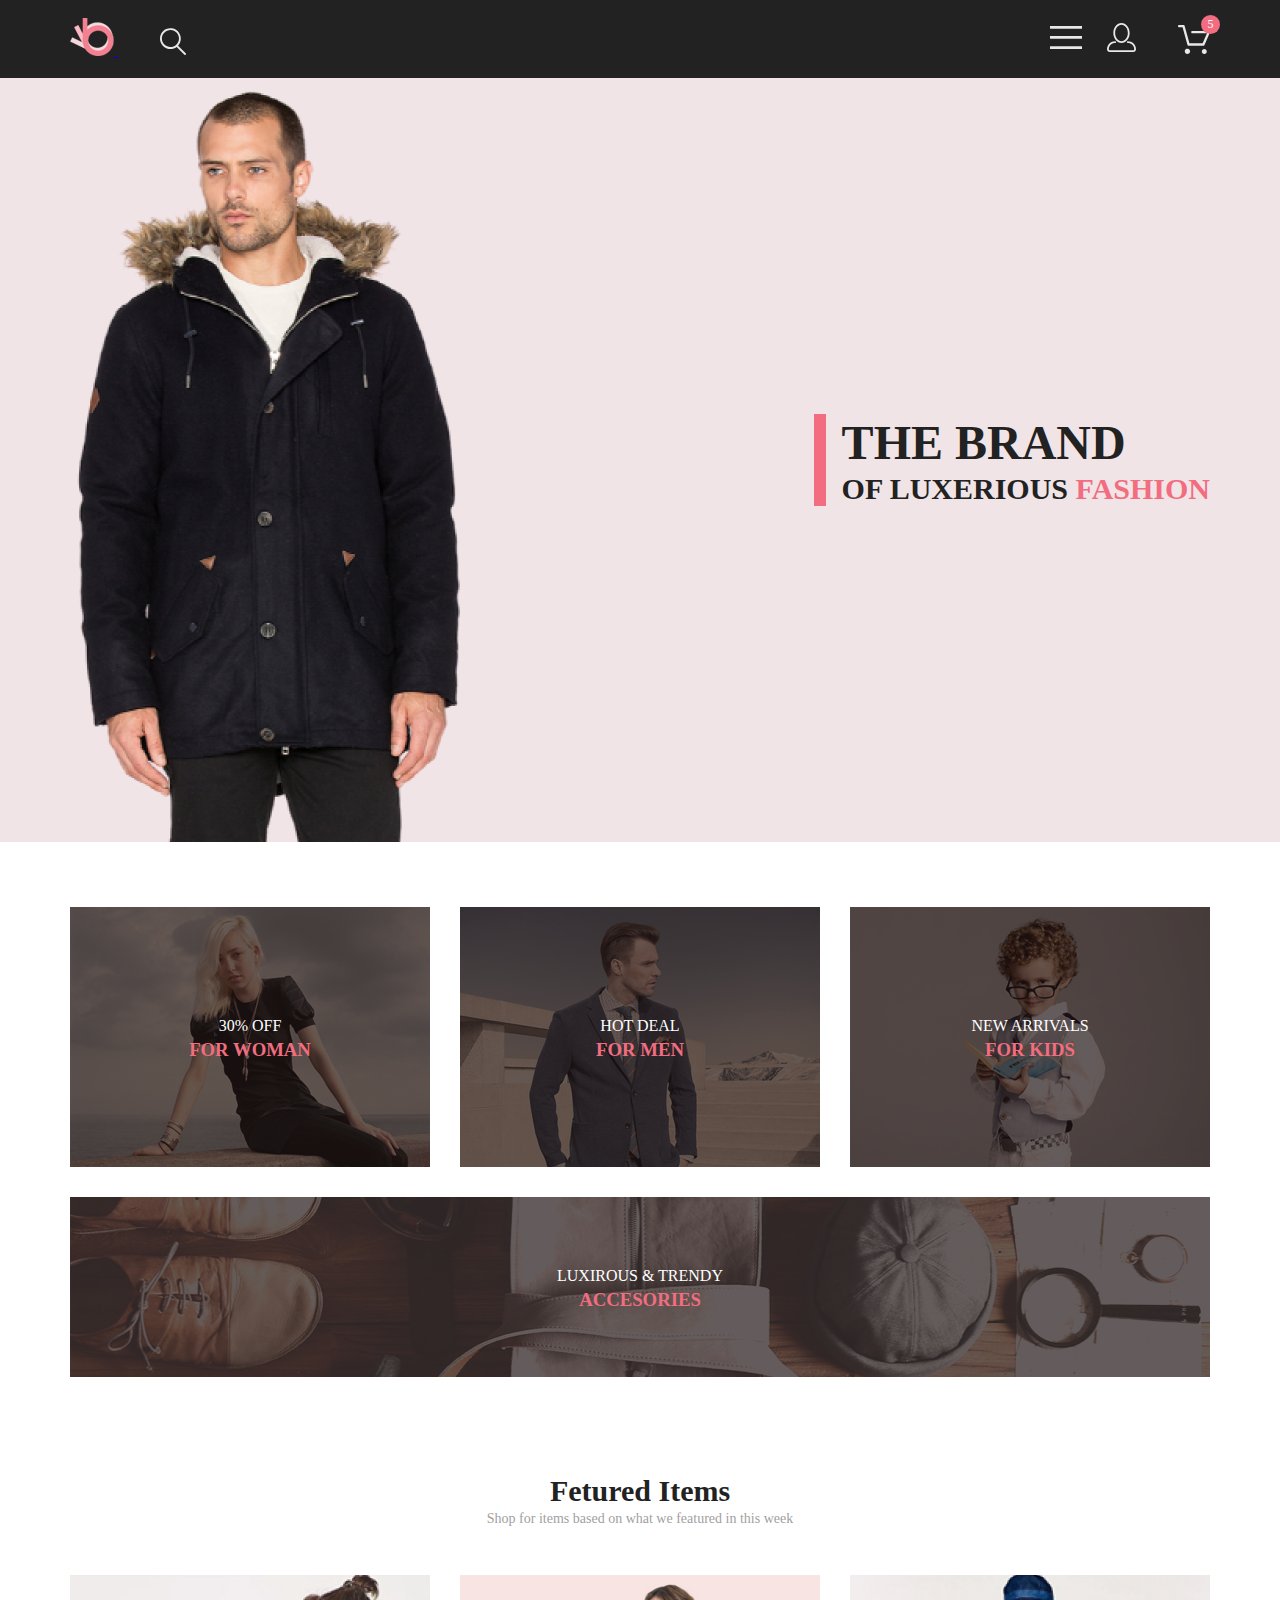
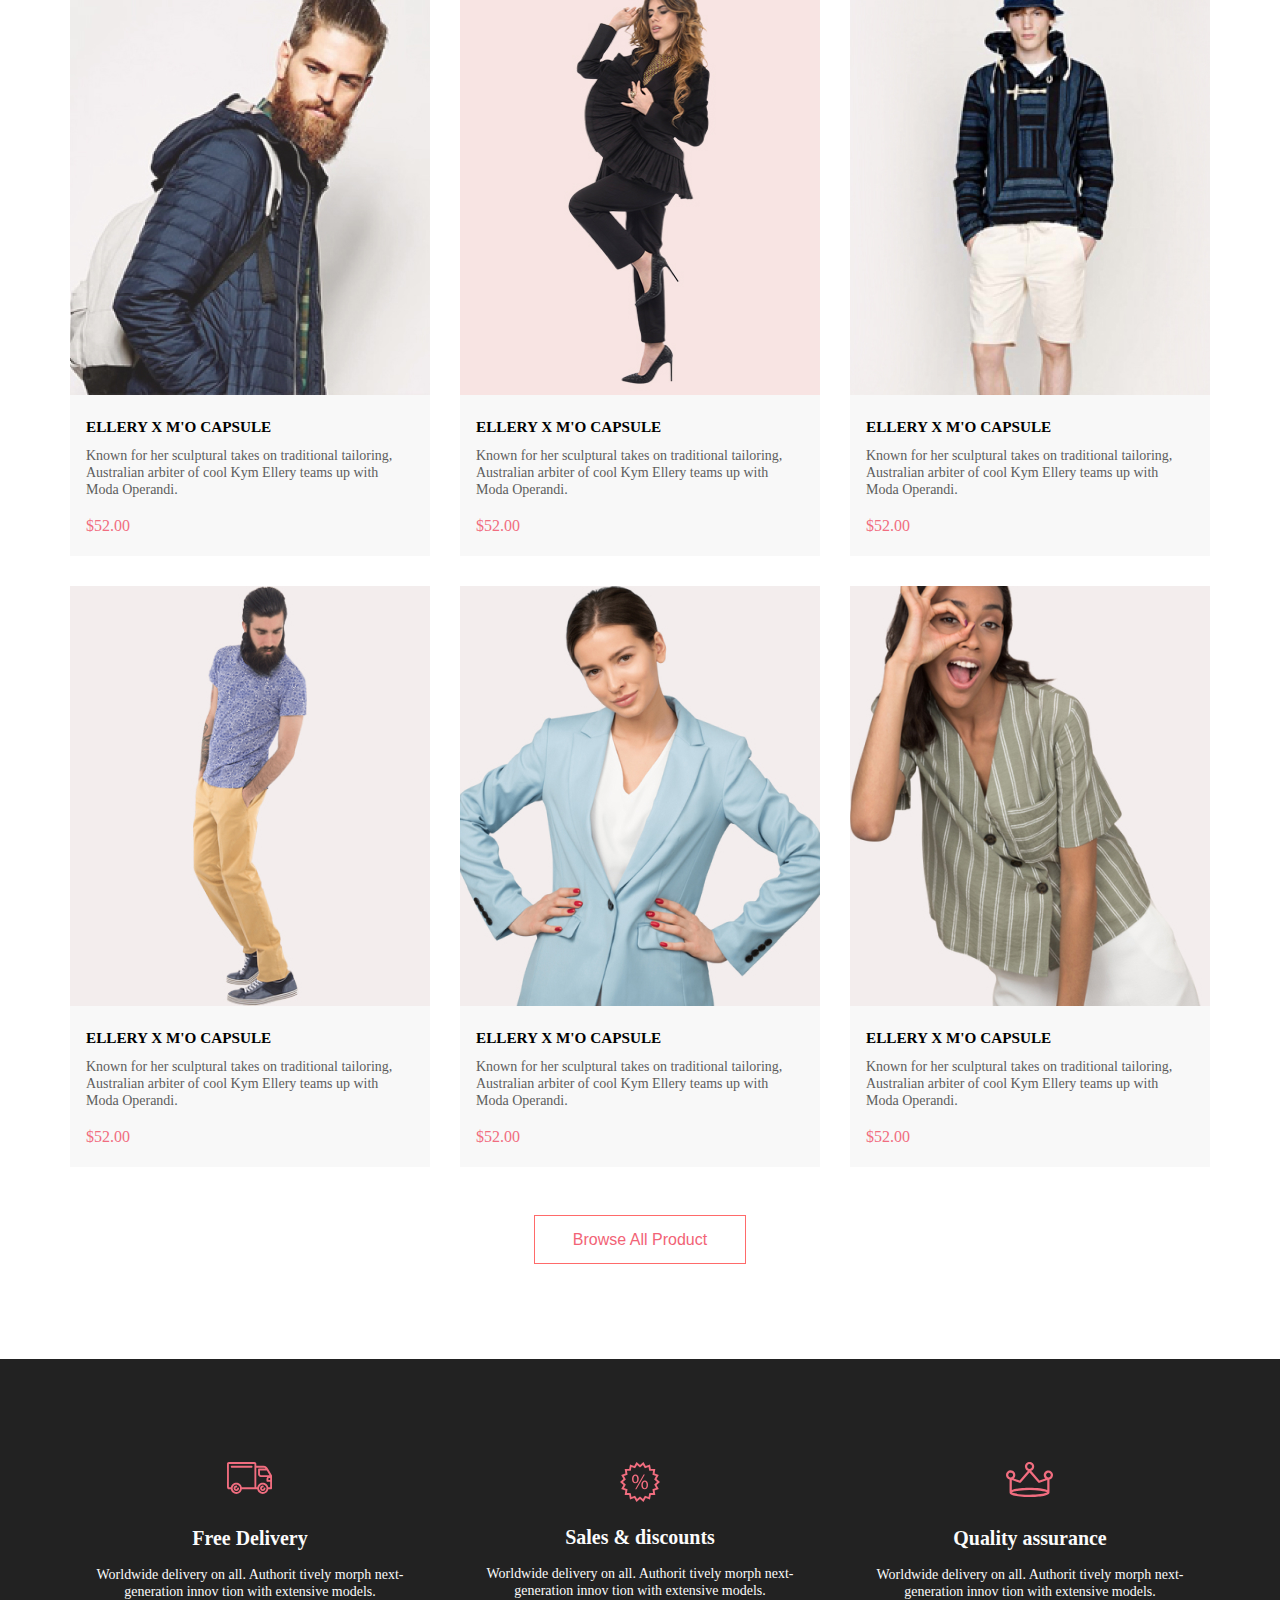
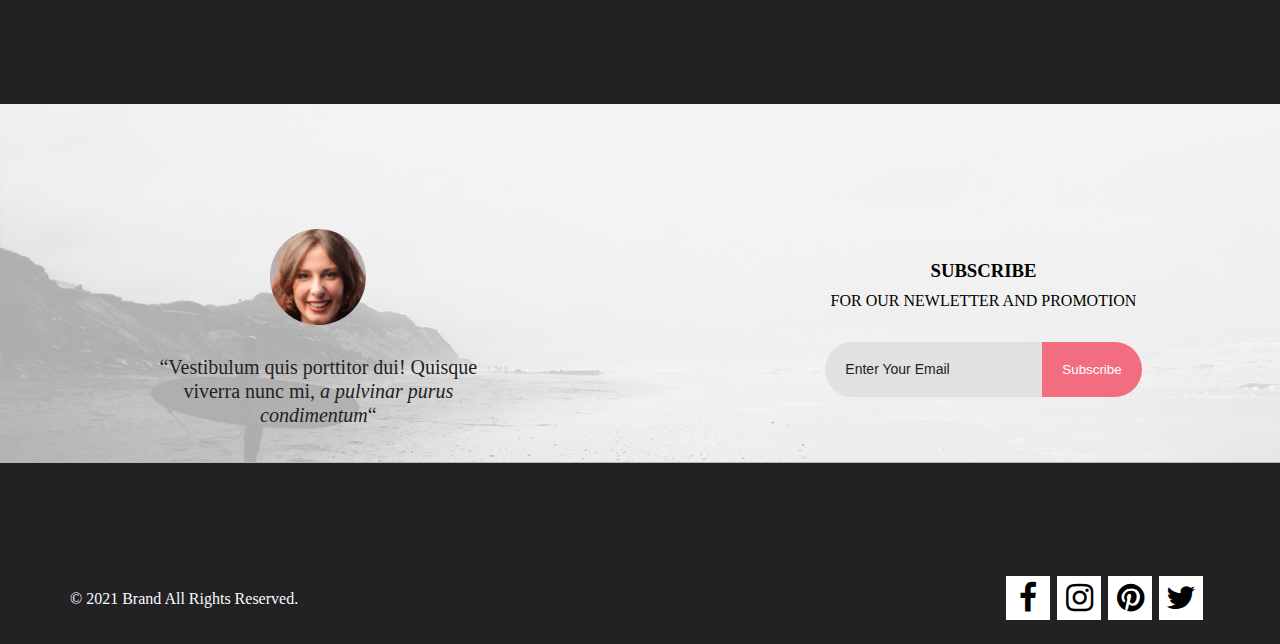
<file: index.html>
<!DOCTYPE html>
<html lang="en">

<head>
    <meta charset="UTF-8">
    <meta http-equiv="X-UA-Compatible" content="IE=edge">
    <meta name="viewport" content="width=device-width, initial-scale=1.0">
    <title>SHOP</title>
    <link rel="stylesheet" href="style.css">
    <link href="https://cdnjs.cloudflare.com/ajax/libs/font-awesome/4.7.0/css/font-awesome.css" rel="stylesheet">
</head>

<body>

    <header class="header">
        <div class="container header__wrap">
            <nav class="header__left">
                <a href="index.html" class="header__logo">
                    <img src="img/logo.svg" alt="">
                </a>
                <img src="img/search.svg" alt="search">
            </nav>
            <nav class="header__right">
                <nav><img class="header__item" src="img/menu.svg" alt="menu"></nav>

                <a href="registration.html">
                    <img class="header__item" src="img/profile.svg" alt="profile">
                </a>
                <div class="shop">
                    <a href="cart.html">
                        <img class="header__shop" src="img/shop.svg" alt="shop">
                        <span class="count">5</span>
                    </a>
                </div>
            </nav>
        </div>
    </header>

    <main>
        <section class="intro">
            <div class="container intro__wrap">
                <div class="intro__text">
                    <h1> THE BRAND
                    </h1>
                    <h2>OF LUXERIOUS <span class="decor">FASHION</span></h2>

                </div>
            </div>
        </section>

        <section class="category">
            <div class="container category__wrap">
                <article class="category__item woman__item">
                    <div class="category__text">
                        <span class="category__text__top">30% OFF</span>
                        <h3 class="decor">FOR WOMAN</h3>
                    </div>
                </article>

                <article class="category__item men__item ">
                    <div class="category__text">
                        <span>HOT DEAL</span>
                        <h3>FOR MEN</h3>
                    </div>
                </article>

                <article class="category__item kids__item">
                    <div class="category__text">
                        <span>NEW ARRIVALS</span>
                        <h3 class="decor">FOR KIDS</h3>
                    </div>
                </article>

                <article class="category__item acs__item">
                    <div class="category__text">
                        <span>LUXIROUS & TRENDY</span>
                        <h3 class="decor">ACCESORIES</h3>
                    </div>
                </article>
            </div>

        </section>



        <section class="cards">
            <header class="cards__header">
                <h2>Fetured Items</h2>
                <span>Shop for items based on what we featured in this week</span>
            </header>

            <div class="container cards__wrap">

                <figure class="cards__box">
                    <img src="./img/cards_1.jpg" alt="cards" class="cards__img">
                    <div class="cards__box__shadow">
                        <a href="cart.html">
                            <button class="btn">
                                <img src="./img/shop.svg" alt="icon" class="btn__icon"> Add to Cart </button>
                        </a>
                    </div>
                    <figcaption class="cards__text">
                        <a href="product.html" class="cards__name">
                            <h3> ELLERY X M'O CAPSULE</h3>
                        </a>
                        <p class="cards__content">
                            Known for her sculptural takes on traditional tailoring, Australian arbiter of cool Kym
                            Ellery teams up with Moda Operandi.
                        </p>
                        <span class="cards__price">
                            $52.00
                        </span>
                    </figcaption>
                </figure>

                <figure class="cards__box">
                    <img src="./img/cards_2.jpg" alt="cards" class="cards__img">
                    <div class="cards__box__shadow">
                        <a href="cart.html">
                            <button class="btn">
                                <img src="./img/shop.svg" alt="icon" class="btn__icon"> Add to Cart </button>
                        </a>
                    </div>
                    <figcaption class="cards__text">
                        <a href="product.html" class="cards__name">
                            <h3> ELLERY X M'O CAPSULE</h3>
                        </a>
                        <p class="cards__content">
                            Known for her sculptural takes on traditional tailoring, Australian arbiter of cool Kym
                            Ellery teams up with Moda Operandi.
                        </p>
                        <span class="cards__price">
                            $52.00
                        </span>
                    </figcaption>
                </figure>

                <figure class="cards__box">
                    <img src="./img/cards_3.jpg" alt="cards" class="cards__img">
                    <div class="cards__box__shadow">
                        <a href="cart.html">
                            <button class="btn">
                                <img src="./img/shop.svg" alt="icon" class="btn__icon"> Add to Cart </button>
                        </a>
                    </div>
                    <figcaption class="cards__text">
                        <a href="product.html" class="cards__name">
                            <h3> ELLERY X M'O CAPSULE</h3>
                        </a>
                        <p class="cards__content">
                            Known for her sculptural takes on traditional tailoring, Australian arbiter of cool Kym
                            Ellery teams up with Moda Operandi.
                        </p>
                        <span class="cards__price">
                            $52.00
                        </span>
                    </figcaption>
                </figure>

                <figure class="cards__box">
                    <img src="./img/cards_4.jpg" alt="cards" class="cards__img">
                    <div class="cards__box__shadow">
                        <a href="cart.html">
                            <button class="btn">
                                <img src="./img/shop.svg" alt="icon" class="btn__icon"> Add to Cart </button>
                        </a>
                    </div>
                    <figcaption class="cards__text">
                        <a href="product.html" class="cards__name">
                            <h3> ELLERY X M'O CAPSULE</h3>
                        </a>
                        <p class="cards__content">
                            Known for her sculptural takes on traditional tailoring, Australian arbiter of cool Kym
                            Ellery teams up with Moda Operandi.
                        </p>
                        <span class="cards__price">
                            $52.00
                        </span>
                    </figcaption>
                </figure>

                <figure class="cards__box">
                    <img src="./img/cards_5.jpg" alt="cards" class="cards__img">
                    <div class="cards__box__shadow">
                        <a href="cart.html">
                            <button class="btn">
                                <img src="./img/shop.svg" alt="icon" class="btn__icon"> Add to Cart </button>
                        </a>
                    </div>
                    <figcaption class="cards__text">
                        <a href="product.html" class="cards__name">
                            <h3> ELLERY X M'O CAPSULE</h3>
                        </a>
                        <p class="cards__content">
                            Known for her sculptural takes on traditional tailoring, Australian arbiter of cool Kym
                            Ellery teams up with Moda Operandi.
                        </p>
                        <span class="cards__price">
                            $52.00
                        </span>
                    </figcaption>
                </figure>

                <figure class="cards__box">
                    <img src="./img/cards_6.jpg" alt="cards" class="cards__img">
                    <div class="cards__box__shadow">
                        <a href="cart.html">
                            <button class="btn">
                                <img src="./img/shop.svg" alt="icon" class="btn__icon"> Add to Cart </button>
                        </a>
                    </div>
                    <figcaption class="cards__text">
                        <a href="product.html" class="cards__name">
                            <h3> ELLERY X M'O CAPSULE</h3>
                        </a>
                        <p class="cards__content">
                            Known for her sculptural takes on traditional tailoring, Australian arbiter of cool Kym
                            Ellery teams up with Moda Operandi.
                        </p>
                        <span class="cards__price">
                            $52.00
                        </span>
                    </figcaption>
                </figure>
            </div>

            <a class="catalog" href="catalog.html">
                <button class="cards__button">
                    Browse All Product
                </button></a>
        </section>

        <section class="privelege">
            <div class="container privelege__wrap">
                <section class="privelege__main">
                    <section class="privelege__box">
                        <img src="./img/icon__deliv.svg" alt="icon">
                        <h3>Free Delivery</h3>
                        <p>Worldwide delivery on all. Authorit tively morph next-generation
                            innov
                            tion
                            with extensive models.</p>
                    </section>

                    <section class="privelege__box">
                        <img src="./img/icon__sale.svg" alt="icon">
                        <h3 class="sale">Sales & discounts</h3>
                        <p>Worldwide delivery on all. Authorit tively morph next-generation
                            innov
                            tion
                            with extensive models.</p>
                    </section>

                    <section class="privelege__box">
                        <img src="./img/icon__qual.svg" alt="icon">
                        <h3 class="qual">Quality assurance</h3>
                        <p>Worldwide delivery on all. Authorit tively morph next-generation
                            innov
                            tion
                            with extensive models.</p>
                    </section>
                </section>
            </div>
        </section>

    </main>

    <footer class="footer">
        <section class="footer__subscribe">

            <div class="footer__subscribe__container">

                <article class="feedback">
                    <img src="./img/lady__footer.png" alt="avatar" class="avatar">
                    <blockquote>
                        “Vestibulum quis porttitor dui! Quisque viverra nunc mi, <i>a
                            pulvinar purus condimentum</i>“
                    </blockquote>
                </article>

                <article class="subsribe__form">
                    <h3>SUBSCRIBE</h3>
                    <p>FOR OUR NEWLETTER AND PROMOTION</p>
                    </h3>
                    <form action="#">

                        <input class="subscribe-field" type="email" placeholder="Enter Your Email" required>
                        <input class="subscribe-btn" type="submit" value="Subscribe">
                    </form>
                </article>
            </div>

        </section>



        <section class="container footer__contacts">
            <div class="brand">
                <p> © 2021 Brand All Rights Reserved.</p>
            </div>
            <div class="network">
                <span>
                    <a href="https://www.facebook.com/" target="_blank"><i class="fa fa-facebook fa-2x"></i></a>
                </span>
                <span>
                    <a href="https://www.instagram.com/" target="_blank"><i class="fa fa-instagram fa-2x"></i></a>
                </span>
                <span>
                    <a href="https://www.pinterest.ru/" target="_blank"><i class="fa fa-pinterest fa-2x"></i></a>
                </span>
                <span>
                    <a href="https://twitter.com/" target="_blank"><i class="fa fa-twitter fa-2x"></i></a>
                </span>
            </div>
        </section>

    </footer>

</body>

</html>
</file>
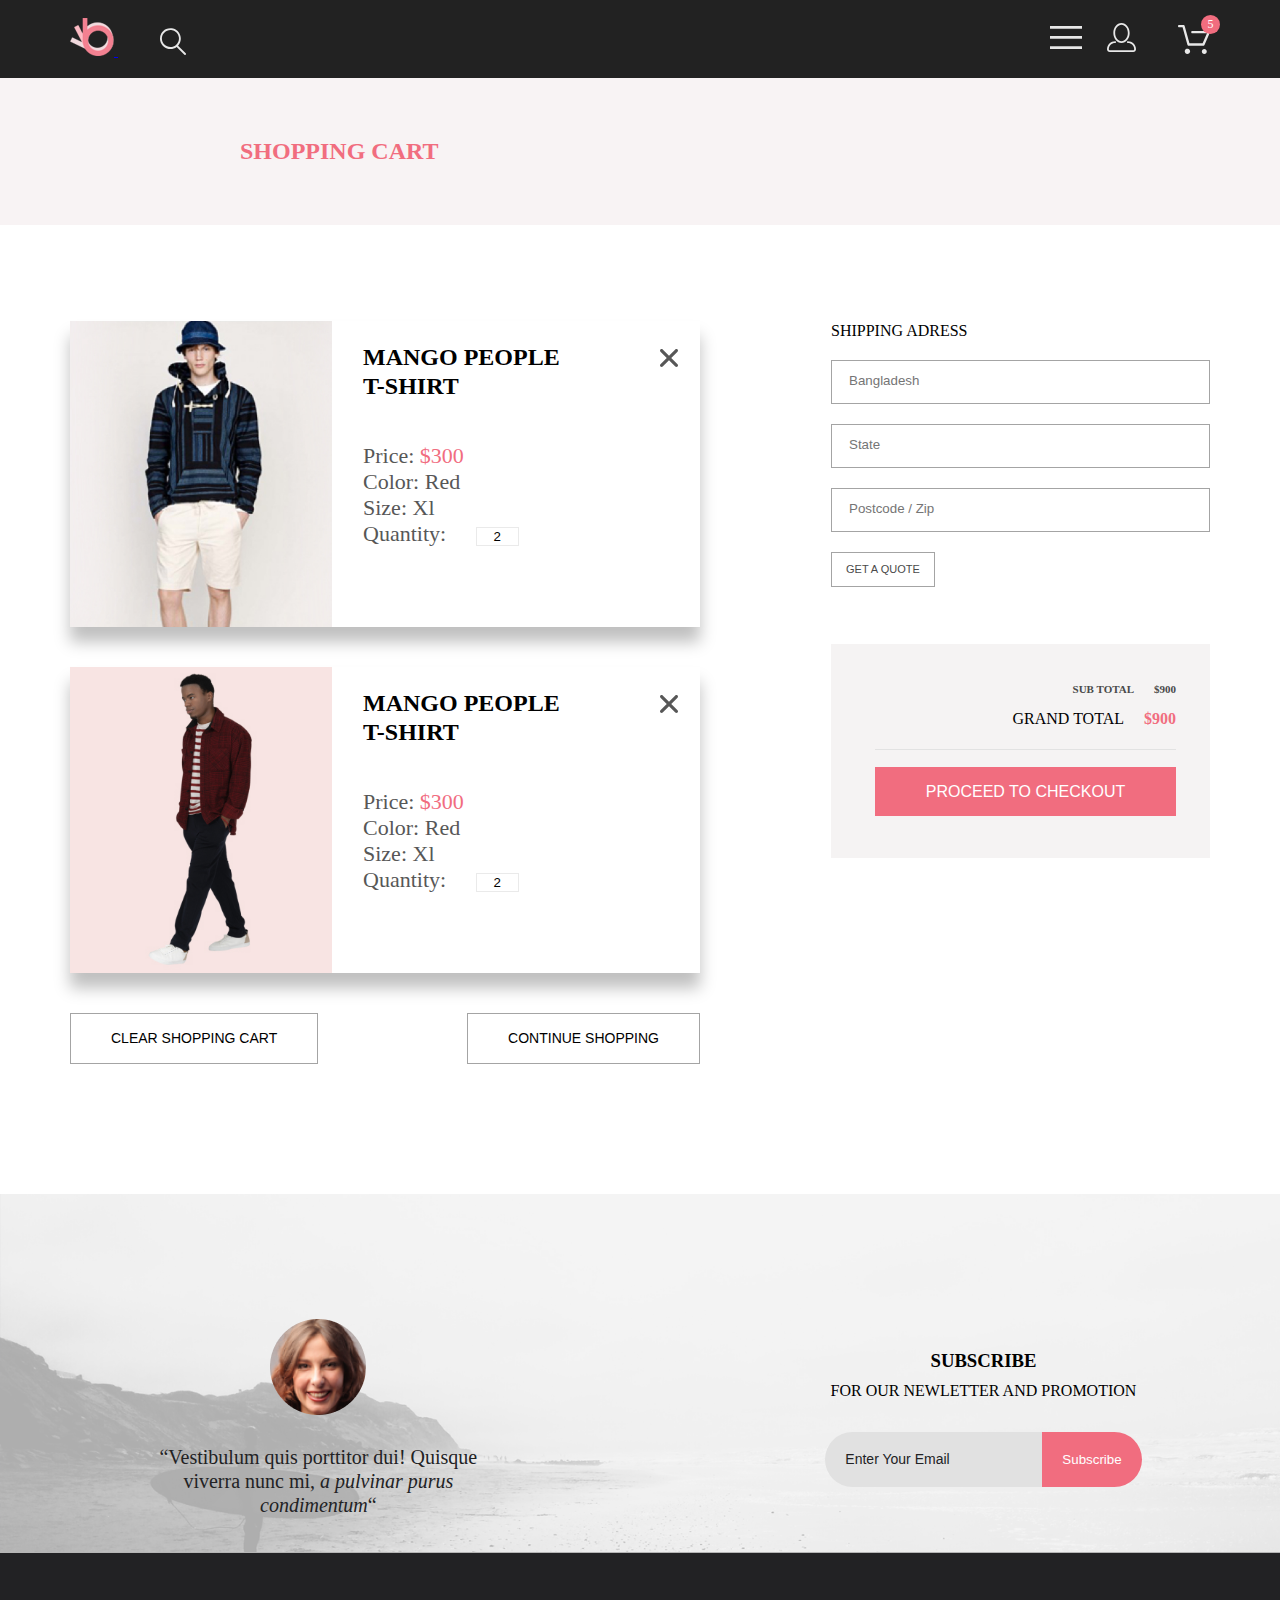
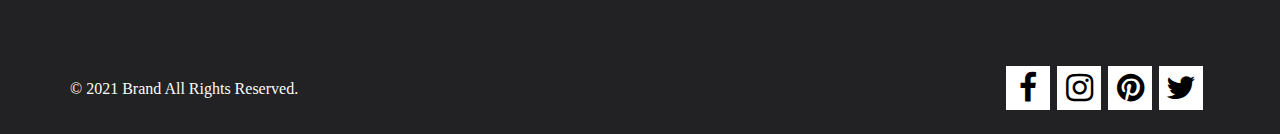
<file: cart.html>
<!DOCTYPE html>
<html lang="en">

<head>
    <meta charset="UTF-8">
    <meta http-equiv="X-UA-Compatible" content="IE=edge">
    <meta name="viewport" content="width=device-width, initial-scale=1.0">
    <link rel="stylesheet" href="style.css">
    <link href="https://cdnjs.cloudflare.com/ajax/libs/font-awesome/4.7.0/css/font-awesome.css" rel="stylesheet">
    <title>Cart</title>
</head>

<body>

    <header class="header">
        <div class="container header__wrap">
            <div class="header__left">
                <a href="index.html" class="header__logo">
                    <img src="img/logo.svg" alt="">
                </a>
                <img src="img/search.svg" alt="search">
            </div>
            <div class="header__right">
                <nav><img class="header__item" src="img/menu.svg" alt="menu"></nav>
                <a href="#">
                    <img class="header__item" src="img/profile.svg" alt="profile">
                </a>
                <div class="shop">
                    <a href="#">
                        <img class="header__shop" src="img/shop.svg" alt="shop">
                        <span class="count">5</span>
                    </a>
                </div>
            </div>
        </div>
    </header>

    <main>
        <header class="header__menu">
            <div class="container header__wrap">
                <div>
                    <h2>SHOPPING CART</h2>
                </div>

            </div>
        </header>

        <div class="container cart">
            <section class="cart__box">
                <div class="product">
                    <img src="./img/man_catalog_3.jpg" alt="cards" class="cards__img">
                    <div class="characteristic">
                        <h3>MANGO PEOPLE T-SHIRT</h3>
                        <ul>
                            <li>Price: <span>$300</span> </li>
                            <li>Color: Red </li>
                            <li>Size: Xl </li>
                            <li>Quantity: <button>2</button></li>
                        </ul>
                    </div>
                </div>

                <div class="product">
                    <img src="./img/man_catalog_2.jpg" alt="cards" class="cards__img">
                    <div class="characteristic">
                        <h3>MANGO PEOPLE T-SHIRT</h3>
                        <ul>
                            <li>Price: <span>$300</span> </li>
                            <li>Color: Red </li>
                            <li>Size: Xl </li>
                            <li>Quantity: <button>2</button></li>
                        </ul>
                    </div>
                </div>

                <div class="btn">
                    <button>CLEAR SHOPPING CART</button>
                    <button>CONTINUE SHOPPING</button>
                </div>

            </section>

            <section class="cart__order">
                <div class="adress">
                    <legend>SHIPPING ADRESS</legend>
                    <input type="text" minlength="2" placeholder="Bangladesh"><br>
                    <input type="text" minlength="2" placeholder="State"><br>
                    <input type="text" minlength="2" placeholder="Postcode / Zip"><br>
                    <button>GET A QUOTE</button>
                </div>

                <div class="checkout">
                    <div class="total">
                        <h4>SUB TOTAL <span>$900</span></h4>
                        <h3>GRAND TOTAL <span>$900</span></h3>
                    </div>
                    <button>PROCEED TO CHECKOUT</button>

                </div>

            </section>
        </div>


    </main>


    <footer class="footer">
        <section class="footer__subscribe">

            <div class="footer__subscribe__container">

                <article class="feedback">
                    <img src="./img/lady__footer.png" alt="avatar" class="avatar">
                    <blockquote>
                        “Vestibulum quis porttitor dui! Quisque viverra nunc mi, <i>a
                            pulvinar purus condimentum</i>“
                    </blockquote>
                </article>

                <article class="subsribe__form">
                    <h3>SUBSCRIBE</h3>
                    <p>FOR OUR NEWLETTER AND PROMOTION</p>
                    </h3>
                    <form action="#">

                        <input class="subscribe-field" type="email" placeholder="Enter Your Email" required>
                        <input class="subscribe-btn" type="submit" value="Subscribe">
                    </form>
                </article>
            </div>

        </section>



        <section class="container footer__contacts">
            <div class="brand">
                <p> © 2021 Brand All Rights Reserved.</p>
            </div>
            <div class="network">
                <span>
                    <a href="https://www.facebook.com/" target="_blank"><i class="fa fa-facebook fa-2x"></i></a>
                </span>
                <span>
                    <a href="https://www.instagram.com/" target="_blank"><i class="fa fa-instagram fa-2x"></i></a>
                </span>
                <span>
                    <a href="https://www.pinterest.ru/" target="_blank"><i class="fa fa-pinterest fa-2x"></i></a>
                </span>
                <span>
                    <a href="https://twitter.com/" target="_blank"><i class="fa fa-twitter fa-2x"></i></a>
                </span>
            </div>
        </section>

    </footer>

</body>

</html>
</file>
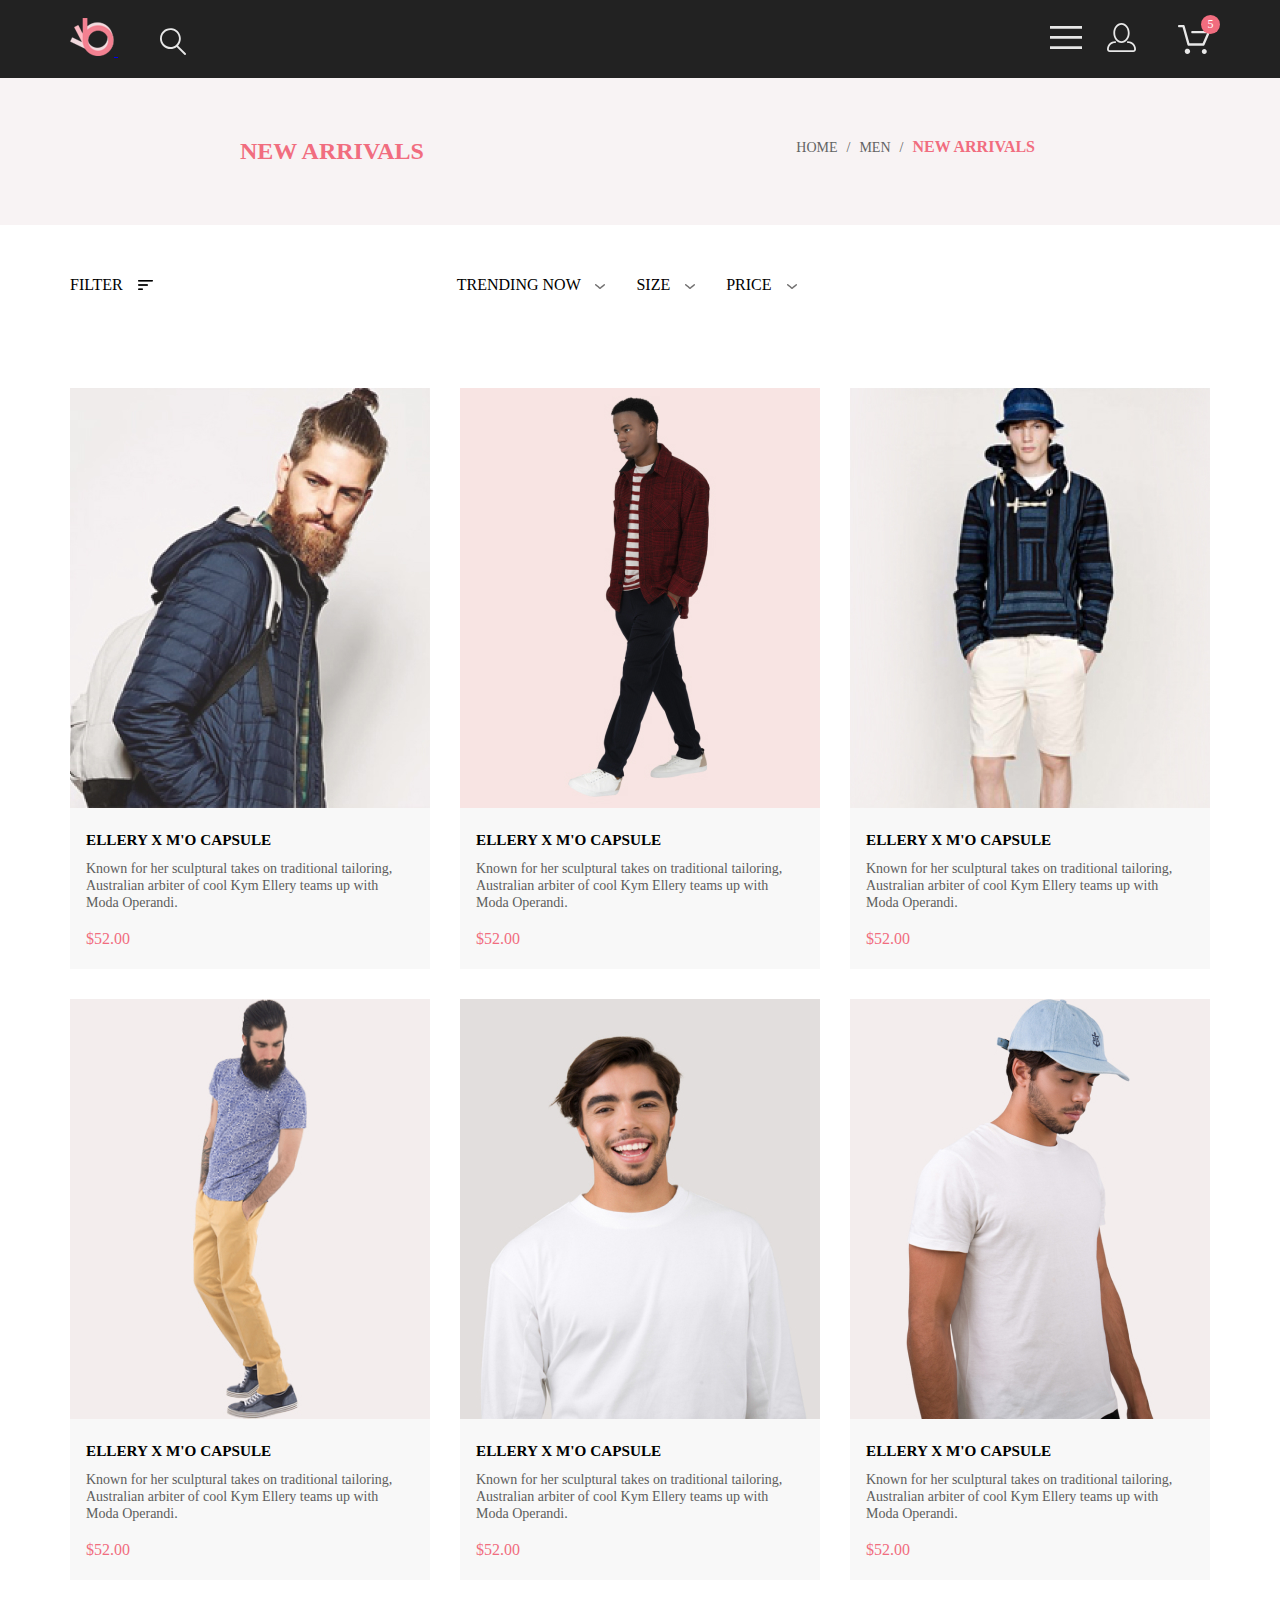
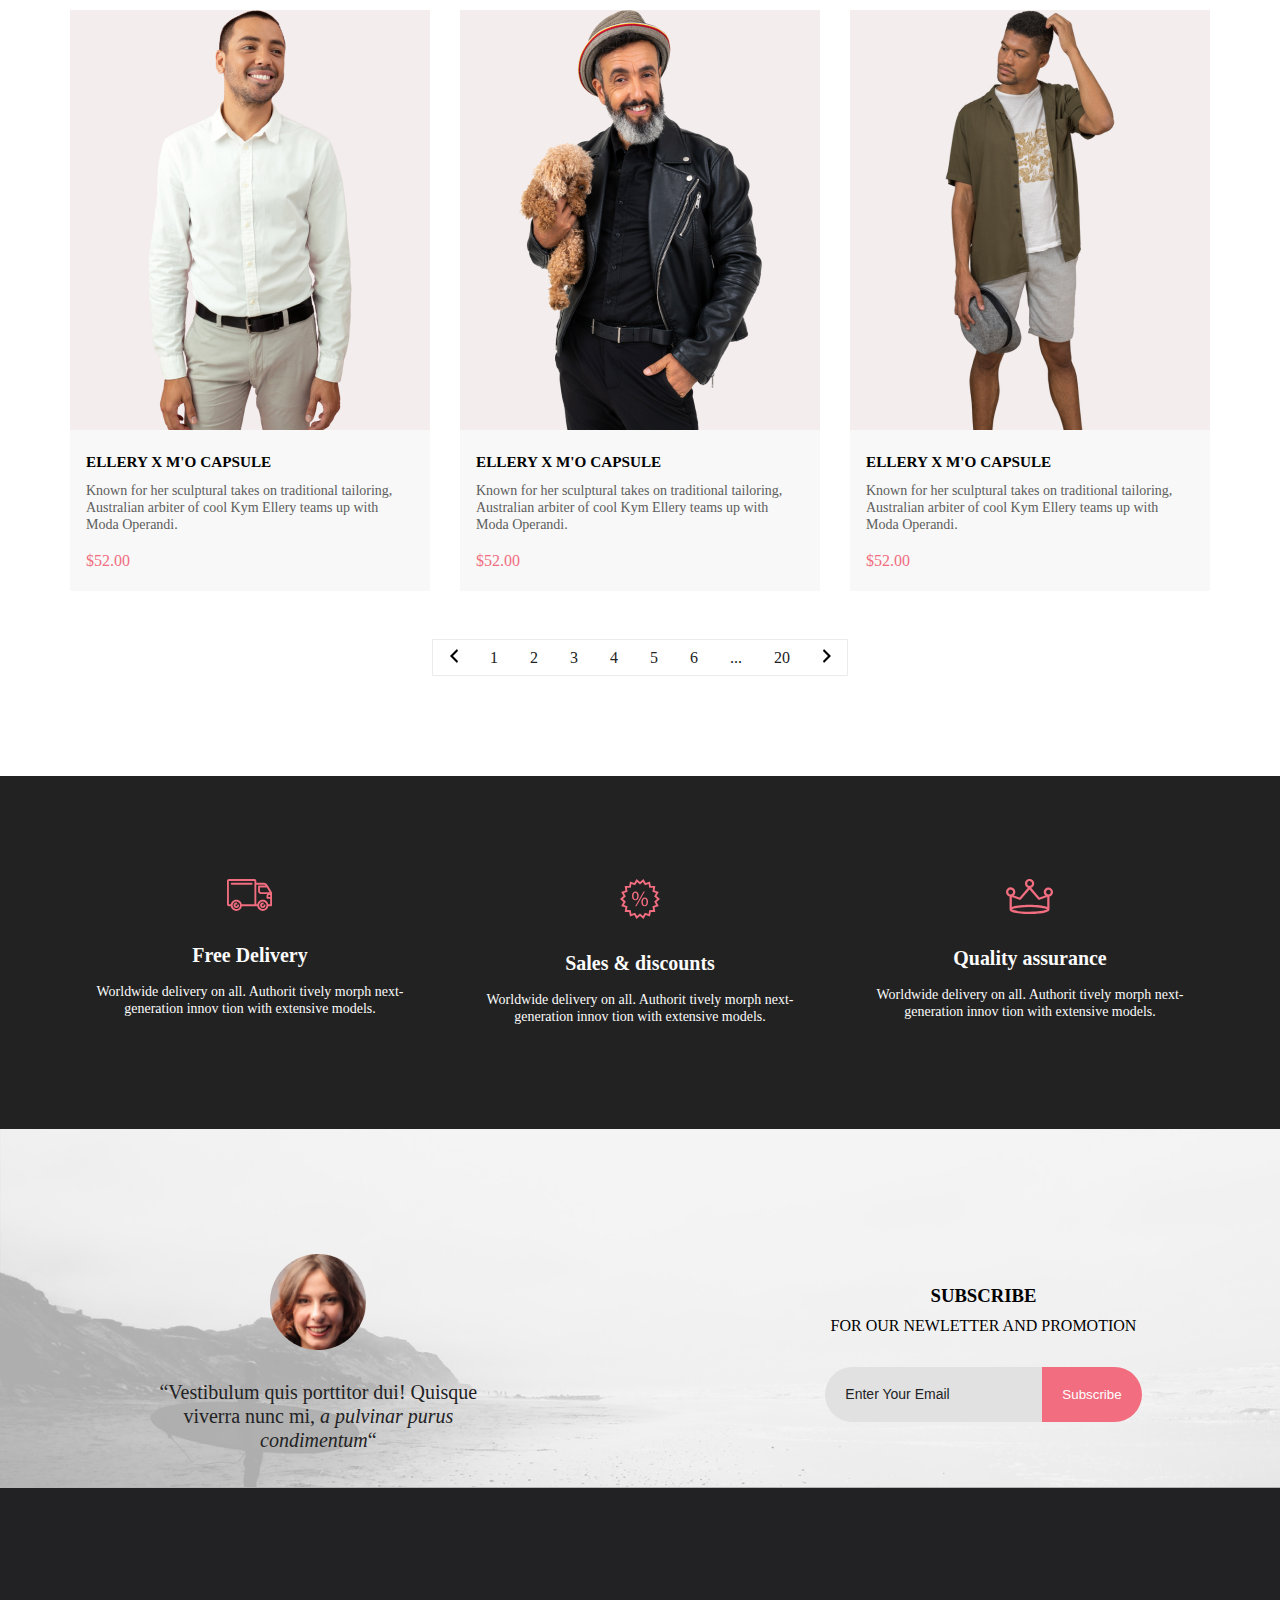
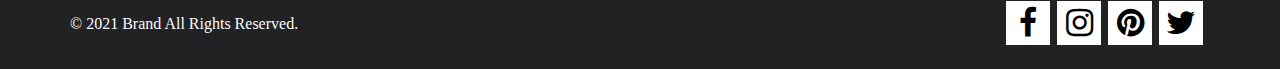
<file: catalog.html>
<!DOCTYPE html>
<html lang="en">

<head>
    <meta charset="UTF-8">
    <meta http-equiv="X-UA-Compatible" content="IE=edge">
    <meta name="viewport" content="width=device-width, initial-scale=1.0">
    <title>Catalog</title>
    <link rel="stylesheet" href="style.css">
    <link href="https://cdnjs.cloudflare.com/ajax/libs/font-awesome/4.7.0/css/font-awesome.css" rel="stylesheet">
</head>

<body>
    <header class="header">
        <div class="container header__wrap">
            <div class="header__left">
                <a href="index.html" class="header__logo">
                    <img src="img/logo.svg" alt="">
                </a>
                <img src="img/search.svg" alt="search">
            </div>
            <div class="header__right">
                <nav><img class="header__item" src="img/menu.svg" alt="menu"></nav>
                <a href="registration.html">
                    <img class="header__item" src="img/profile.svg" alt="profile">
                </a>
                <div class="shop">
                    <a href="cart.html">
                        <img class="header__shop" src="img/shop.svg" alt="shop">
                        <span class="count">5</span>
                    </a>
                </div>
            </div>
        </div>
    </header>
    <main>
        <header class="header__menu">
            <div class="container header__wrap">
                <div class="header__menu__left">
                    <h2>NEW ARRIVALS </h2>
                </div>


                <ul class="breadcrumbs">
                    <li>
                        <a href="index.html">HOME</a>
                    </li>
                    <li>
                        <a href="#">MEN</a>
                    </li>
                    <li>
                        <span>NEW ARRIVALS</span>
                    </li>
                </ul>
            </div>

        </header>

        <section class="filtres">
            <div class="container filtres__wrap">
                <div class="filter__left">
                    <details class="filters__top">
                        <summary>FILTER
                            <img src="./img/filter.png" alt="filter" class="filter__img">
                        </summary>
                        <div class="filers__category__box">

                            <details class="filters__category__details">
                                <summary class="filters__category">CATEGORY</summary>
                                <ul class="filters__category__ul">
                                    <li class="filters__category__li">Accessories</li>
                                    <li class="filters__category__li">Bags</li>
                                    <li class="filters__category__li">Denim</li>
                                    <li class="filters__category__li">Hoodies & Sweatshirts</li>
                                    <li class="filters__category__li">Jackets & Coats</li>
                                    <li class="filters__category__li">Polos</li>
                                    <li class="filters__category__li">Shirts</li>
                                    <li class="filters__category__li">Shoes</li>
                                    <li class="filters__category__li">Sweaters & Knits</li>
                                    <li class="filters__category__li">T-Shirts</li>
                                    <li class="filters__category__li">Tanks</li>
                                </ul>
                            </details>

                            <details class="filters__category__details">
                                <summary class="filters__category">BRAND</summary>
                            </details>

                            <details class="filters__category__details">
                                <summary class="filters__category">DESIGNER</summary>
                            </details>

                        </div>
                    </details>
                </div>

                <div class="filter__center">
                    <details class="filter__center__category">
                        <summary> TRENDING NOW <img src="./img/Vector.png" alt="filter" class="filter__img"></summary>
                    </details>


                    <details class="filter__center__category">
                        <summary>SIZE <img src="./img/Vector.png" alt="filter" class="filter__img"></summary>
                        <fieldset class="filter__size">

                            <div class="filter__size__input">
                                <input type="checkbox" id="size-s" class="filter__size__input__checkbox">
                                <label for="size-s">S</label>
                            </div>

                            <div class="filter__size__input">
                                <input type="checkbox" id="size-m" class="filter__size__input__checkbox">
                                <label for="size-m">M</label>
                            </div>

                            <div class="filter__size__input">
                                <input type="checkbox" id="size-l" class="filter__size__input__checkbox">
                                <label for="size-l">L</label>
                            </div>

                            <div class="filter__size__input">
                                <input type="checkbox" id="size-xl" class="filter__size__input__checkbox">
                                <label for="size-xl">XL</label>
                            </div>

                        </fieldset>

                    </details>

                    <details class="filter__center__category">
                        <summary>PRICE <img src="./img/Vector.png" alt="filter" class="filter__img"></summary>

                    </details>
                </div>
            </div>
        </section>

        <section class="cards">

            <div class="container cards__wrap">
                <figure class="cards__box">
                    <img src="./img/man_catalog_1.jpg" alt="cards" class="cards__img">
                    <div class="cards__box__shadow">
                        <a href="cart.html">
                            <button class="btn">
                                <img src="./img/shop.svg" alt="icon" class="btn__icon"> Add to Cart </button>
                        </a>
                    </div>
                    <figcaption class="cards__text">
                        <a href="product.html" class="cards__name">
                            <h3> ELLERY X M'O CAPSULE</h3>
                        </a>
                        <p class="cards__content">
                            Known for her sculptural takes on traditional tailoring, Australian arbiter of cool Kym
                            Ellery teams up with Moda Operandi.
                        </p>
                        <span class="cards__price">
                            $52.00
                        </span>
                    </figcaption>
                </figure>

                <figure class="cards__box">
                    <img src="./img/man_catalog_2.jpg" alt="cards" class="cards__img">
                    <div class="cards__box__shadow">
                        <a href="cart.html">
                            <button class="btn">
                                <img src="./img/shop.svg" alt="icon" class="btn__icon"> Add to Cart </button>
                        </a>
                    </div>
                    <figcaption class="cards__text">
                        <a href="product.html" class="cards__name">
                            <h3> ELLERY X M'O CAPSULE</h3>
                        </a>
                        <p class="cards__content">
                            Known for her sculptural takes on traditional tailoring, Australian arbiter of cool Kym
                            Ellery teams up with Moda Operandi.
                        </p>
                        <span class="cards__price">
                            $52.00
                        </span>
                    </figcaption>
                </figure>

                <figure class="cards__box">
                    <img src="./img/man_catalog_3.jpg" alt="cards" class="cards__img">
                    <div class="cards__box__shadow">
                        <a href="cart.html">
                            <button class="btn">
                                <img src="./img/shop.svg" alt="icon" class="btn__icon"> Add to Cart </button>
                        </a>
                    </div>
                    <figcaption class="cards__text">
                        <a href="product.html" class="cards__name">
                            <h3> ELLERY X M'O CAPSULE</h3>
                        </a>
                        <p class="cards__content">
                            Known for her sculptural takes on traditional tailoring, Australian arbiter of cool Kym
                            Ellery teams up with Moda Operandi.
                        </p>
                        <span class="cards__price">
                            $52.00
                        </span>
                    </figcaption>
                </figure>

                <figure class="cards__box">
                    <img src="./img/man_catalog_4.jpg" alt="cards" class="cards__img">
                    <div class="cards__box__shadow">
                        <a href="cart.html">
                            <button class="btn">
                                <img src="./img/shop.svg" alt="icon" class="btn__icon"> Add to Cart </button>
                        </a>
                    </div>
                    <figcaption class="cards__text">
                        <a href="product.html" class="cards__name">
                            <h3> ELLERY X M'O CAPSULE</h3>
                        </a>
                        <p class="cards__content">
                            Known for her sculptural takes on traditional tailoring, Australian arbiter of cool Kym
                            Ellery teams up with Moda Operandi.
                        </p>
                        <span class="cards__price">
                            $52.00
                        </span>
                    </figcaption>
                </figure>

                <figure class="cards__box">
                    <img src="./img/man_catalog_5.jpg" alt="cards" class="cards__img">
                    <div class="cards__box__shadow">
                        <a href="cart.html">
                            <button class="btn">
                                <img src="./img/shop.svg" alt="icon" class="btn__icon"> Add to Cart </button>
                        </a>
                    </div>
                    <figcaption class="cards__text">
                        <a href="product.html" class="cards__name">
                            <h3> ELLERY X M'O CAPSULE</h3>
                        </a>
                        <p class="cards__content">
                            Known for her sculptural takes on traditional tailoring, Australian arbiter of cool Kym
                            Ellery teams up with Moda Operandi.
                        </p>
                        <span class="cards__price">
                            $52.00
                        </span>
                    </figcaption>
                </figure>

                <figure class="cards__box">
                    <img src="./img/man_catalog_6.jpg" alt="cards" class="cards__img">
                    <div class="cards__box__shadow">
                        <a href="cart.html">
                            <button class="btn">
                                <img src="./img/shop.svg" alt="icon" class="btn__icon"> Add to Cart </button>
                        </a>
                    </div>
                    <figcaption class="cards__text">
                        <a href="product.html" class="cards__name">
                            <h3> ELLERY X M'O CAPSULE</h3>
                        </a>
                        <p class="cards__content">
                            Known for her sculptural takes on traditional tailoring, Australian arbiter of cool Kym
                            Ellery teams up with Moda Operandi.
                        </p>
                        <span class="cards__price">
                            $52.00
                        </span>
                    </figcaption>
                </figure>

                <figure class="cards__box">
                    <img src="./img/man_catalog_7.jpg" alt="cards" class="cards__img">
                    <div class="cards__box__shadow">
                        <a href="cart.html">
                            <button class="btn">
                                <img src="./img/shop.svg" alt="icon" class="btn__icon"> Add to Cart </button>
                        </a>
                    </div>
                    <figcaption class="cards__text">
                        <a href="product.html" class="cards__name">
                            <h3> ELLERY X M'O CAPSULE</h3>
                        </a>
                        <p class="cards__content">
                            Known for her sculptural takes on traditional tailoring, Australian arbiter of cool Kym
                            Ellery teams up with Moda Operandi.
                        </p>
                        <span class="cards__price">
                            $52.00
                        </span>
                    </figcaption>
                </figure>

                <figure class="cards__box">
                    <img src="./img/man_catalog_8.jpg" alt="cards" class="cards__img">
                    <div class="cards__box__shadow">
                        <a href="cart.html">
                            <button class="btn">
                                <img src="./img/shop.svg" alt="icon" class="btn__icon"> Add to Cart </button>
                        </a>
                    </div>
                    <figcaption class="cards__text">
                        <a href="product.html" class="cards__name">
                            <h3> ELLERY X M'O CAPSULE</h3>
                        </a>
                        <p class="cards__content">
                            Known for her sculptural takes on traditional tailoring, Australian arbiter of cool Kym
                            Ellery teams up with Moda Operandi.
                        </p>
                        <span class="cards__price">
                            $52.00
                        </span>
                    </figcaption>
                </figure>

                <figure class="cards__box">
                    <img src="./img/man_catalog_9.jpg" alt="cards" class="cards__img">
                    <div class="cards__box__shadow">
                        <a href="cart.html">
                            <button class="btn">
                                <img src="./img/shop.svg" alt="icon" class="btn__icon"> Add to Cart </button>
                        </a>
                    </div>
                    <figcaption class="cards__text">
                        <a href="product.html" class="cards__name">
                            <h3> ELLERY X M'O CAPSULE</h3>
                        </a>
                        <p class="cards__content">
                            Known for her sculptural takes on traditional tailoring, Australian arbiter of cool Kym
                            Ellery teams up with Moda Operandi.
                        </p>
                        <span class="cards__price">
                            $52.00
                        </span>
            </div>
            </figure>



            </div>
        </section>



        <div class="pagination__center">
            <ul class="pagination">
                <li><a href="#" class="pagination__li">
                        <img src="./img/Vector-left.svg" alt="vector"> </a>
                </li>
                <li><a class="pagination__li active" href="#">1</a></li>
                <li><a class="pagination__li" href="#">2</a></li>
                <li><a class="pagination__li" href="#">3</a></li>
                <li><a class="pagination__li" href="#">4</a></li>
                <li><a class="pagination__li" href="#">5</a></li>
                <li><a class="pagination__li" href="#">6</a></li>
                <li><a class="pagination__li" href="#">...</a></li>
                <li><a class="pagination__li" href="#">20</a></li>
                <li><a class="pagination__li" href="#" class="vector">
                        <img src="./img/Vector -right.svg" alt="vector"> </a>
                </li>
            </ul>

        </div>

        <section class="privelege">
            <div class="container privelege__wrap">
                <section class="privelege__main">
                    <section class="privelege__box">
                        <img src="./img/icon__deliv.svg" alt="icon">
                        <h3 class="privelege__box__head">Free Delivery</h3>
                        <p class="privelege__box__text">Worldwide delivery on all. Authorit tively morph next-generation
                            innov
                            tion
                            with extensive models.</p>
                    </section>

                    <section class="privelege__box">
                        <img src="./img/icon__sale.svg" alt="icon">
                        <h3 class="privelege__box__head">Sales & discounts</h3>
                        <p class="privelege__box__text">Worldwide delivery on all. Authorit tively morph next-generation
                            innov
                            tion
                            with extensive models.</p>
                    </section>

                    <section class="privelege__box">
                        <img src="./img/icon__qual.svg" alt="icon">
                        <h3 class="privelege__box__head">Quality assurance</h3>
                        <p class="privelege__box__text">Worldwide delivery on all. Authorit tively morph next-generation
                            innov
                            tion
                            with extensive models.</p>
                    </section>
                </section>
            </div>
        </section>

    </main>
    <footer class="footer">
        <section class="footer__subscribe">

            <div class="footer__subscribe__container">

                <article class="feedback">
                    <img src="./img/lady__footer.png" alt="avatar" class="avatar">
                    <blockquote>
                        “Vestibulum quis porttitor dui! Quisque viverra nunc mi, <i>a
                            pulvinar purus condimentum</i>“
                    </blockquote>
                </article>

                <article class="subsribe__form">
                    <h3>SUBSCRIBE</h3>
                    <p>FOR OUR NEWLETTER AND PROMOTION</p>
                    </h3>
                    <form action="#">

                        <input class="subscribe-field" type="email" placeholder="Enter Your Email" required>
                        <input class="subscribe-btn" type="submit" value="Subscribe">
                    </form>
                </article>
            </div>

        </section>



        <section class="container footer__contacts">
            <div class="brand">
                <p> © 2021 Brand All Rights Reserved.</p>
            </div>
            <div class="network">
                <span>
                    <a href="https://www.facebook.com/" target="_blank"><i class="fa fa-facebook fa-2x"></i></a>
                </span>
                <span>
                    <a href="https://www.instagram.com/" target="_blank"><i class="fa fa-instagram fa-2x"></i></a>
                </span>
                <span>
                    <a href="https://www.pinterest.ru/" target="_blank"><i class="fa fa-pinterest fa-2x"></i></a>
                </span>
                <span>
                    <a href="https://twitter.com/" target="_blank"><i class="fa fa-twitter fa-2x"></i></a>
                </span>
            </div>
        </section>

    </footer>

</body>

</html>
</file>
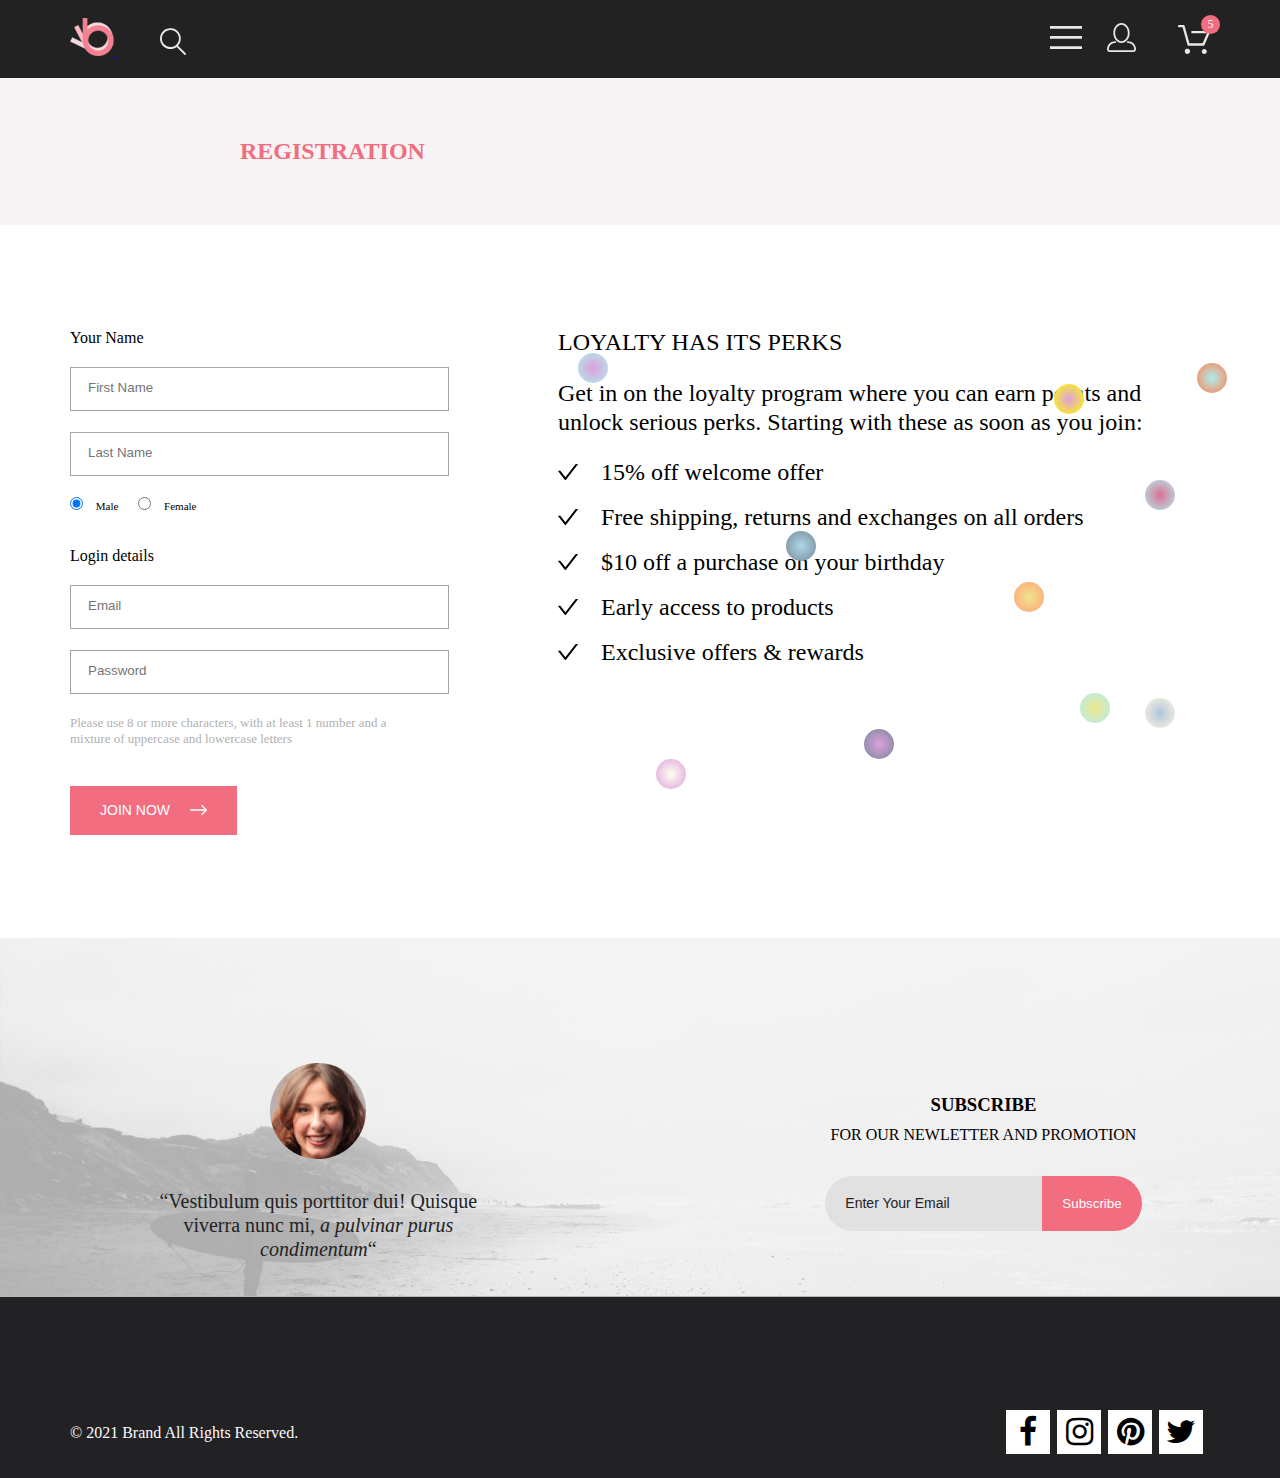
<file: registration.html>
<!DOCTYPE html>
<html lang="en">

<head>
    <meta charset="UTF-8">
    <meta http-equiv="X-UA-Compatible" content="IE=edge">
    <meta name="viewport" content="width=device-width, initial-scale=1.0">
    <link rel="stylesheet" href="style.css">
    <link href="https://cdnjs.cloudflare.com/ajax/libs/font-awesome/4.7.0/css/font-awesome.css" rel="stylesheet">
    <title>Registration</title>
</head>

<body>

    <header class="header">
        <div class="container header__wrap">
            <div class="header__left">
                <a href="index.html" class="header__logo">
                    <img src="img/logo.svg" alt="">
                </a>
                <img src="img/search.svg" alt="search">
            </div>
            <div class="header__right">
                <nav><img class="header__item" src="img/menu.svg" alt="menu"></nav>
                <a href="registration.html">
                    <img class="header__item" src="img/profile.svg" alt="profile">
                </a>
                <div class="shop">
                    <a href="cart.html">
                        <img class="header__shop" src="img/shop.svg" alt="shop">
                        <span class="count">5</span>
                    </a>
                </div>
            </div>
        </div>
    </header>

    <main>
        <header class="header__menu">
            <div class="container header__wrap">
                <h2>REGISTRATION</h2>
            </div>
        </header>

        <div class="container registration">
            <section class="registration__box">
                <form action="#">
                    <div class="name">
                        <legend>Your Name</legend>
                        <input type="text" minlength="2" placeholder="First Name"><br>
                        <input type="text" minlength="2" placeholder="Last Name">
                    </div>


                    <div class="gender">
                        <label><input type="radio" name="gender" checked> Male</label>
                        <label><input type="radio" name="gender"> Female</label>
                    </div>

                    <div class="login">
                        <legend>Login details</legend>
                        <input type="email" placeholder="Email" required><br>
                        <input type="password" minlength="8" placeholder="Password" required>

                        <p>Please use 8 or more characters, with at least 1 number and a mixture of uppercase and
                            lowercase
                            letters</p>
                    </div>

                    <button>JOIN NOW</button>



                </form>


            </section>

            <section class="loyalty">

                <h3>LOYALTY HAS ITS PERKS</h3>
                <p>Get in on the loyalty program where you can earn points and unlock serious perks. Starting with
                    these
                    as soon as you join:</p>
                <ul>
                    <li>15% off welcome offer</li>
                    <li>Free shipping, returns and exchanges on all orders</li>
                    <li>$10 off a purchase on your birthday</li>
                    <li>Early access to products</li>
                    <li>Exclusive offers & rewards</li>
                </ul>
                <div class="ball_1"></div>
                <div class="ball_2"></div>
                <div class="ball_3"></div>
                <div class="ball_4"></div>
                <div class="ball_5"></div>
                <div class="ball_6"></div>
                <div class="ball_7"></div>
                <div class="ball_8"></div>
                <div class="ball_9"></div>
                <div class="ball_10"></div>


            </section>

        </div>

    </main>

    <footer class="footer">
        <section class="footer__subscribe">

            <div class="footer__subscribe__container">

                <article class="feedback">
                    <img src="./img/lady__footer.png" alt="avatar" class="avatar">
                    <blockquote>
                        “Vestibulum quis porttitor dui! Quisque viverra nunc mi, <i>a
                            pulvinar purus condimentum</i>“
                    </blockquote>
                </article>

                <article class="subsribe__form">
                    <h3>SUBSCRIBE</h3>
                    <p>FOR OUR NEWLETTER AND PROMOTION</p>
                    </h3>
                    <form action="#">

                        <input class="subscribe-field" type="email" placeholder="Enter Your Email" required>
                        <input class="subscribe-btn" type="submit" value="Subscribe">
                    </form>
                </article>
            </div>

        </section>



        <section class="container footer__contacts">
            <div class="brand">
                <p> © 2021 Brand All Rights Reserved.</p>
            </div>
            <div class="network">
                <span>
                    <a href="https://www.facebook.com/" target="_blank"><i class="fa fa-facebook fa-2x"></i></a>
                </span>
                <span>
                    <a href="https://www.instagram.com/" target="_blank"><i class="fa fa-instagram fa-2x"></i></a>
                </span>
                <span>
                    <a href="https://www.pinterest.ru/" target="_blank"><i class="fa fa-pinterest fa-2x"></i></a>
                </span>
                <span>
                    <a href="https://twitter.com/" target="_blank"><i class="fa fa-twitter fa-2x"></i></a>
                </span>
            </div>
        </section>

    </footer>

</body>

</html>
</file>
<file: style.css>
@import url(https://maxcdn.bootstrapcdn.com/font-awesome/4.7.0/css/font-awesome.min.css);
* {
  margin: 0;
  padding: 0;
}

body {
  font-family: Lato;
}

.container {
  max-width: 1140px;
  padding: 0 10px;
  width: 100%;
  margin: 0 auto;
}

.header {
  padding: 18px 0;
  background-color: #222222;
  text-decoration: none;
}

.header__wrap {
  display: -webkit-box;
  display: -ms-flexbox;
  display: flex;
  -webkit-box-pack: justify;
      -ms-flex-pack: justify;
          justify-content: space-between;
}

.header__right {
  display: -webkit-box;
  display: -ms-flexbox;
  display: flex;
  -webkit-box-align: center;
      -ms-flex-align: center;
          align-items: center;
}

.header__logo {
  margin-right: 41px;
}

.header__item {
  margin-left: 25px;
}

.shop {
  margin-left: 42px;
  position: relative;
  width: 32px;
  height: 29px;
}

.count {
  position: absolute;
  display: -webkit-box;
  display: -ms-flexbox;
  display: flex;
  -webkit-box-align: center;
      -ms-flex-align: center;
          align-items: center;
  -webkit-box-pack: center;
      -ms-flex-pack: center;
          justify-content: center;
  right: -10px;
  top: -10px;
  width: 19px;
  height: 19px;
  background: #F16D7F;
  border-radius: 50%;
  font-size: 12px;
  line-height: 14px;
  color: #FFFFFF;
}

.cards__header {
  margin: 96px 0 18px 0;
  -webkit-box-align: center;
      -ms-flex-align: center;
          align-items: center;
  -webkit-box-pack: center;
      -ms-flex-pack: center;
          justify-content: center;
  text-align: center;
}

.cards__header h2 {
  font-size: 30px;
  line-height: 36px;
  color: #222222;
}

.cards__header span {
  font-size: 14px;
  line-height: 17px;
  color: #9F9F9F;
}

.cards__wrap {
  display: -webkit-box;
  display: -ms-flexbox;
  display: flex;
  -webkit-box-orient: horizontal;
  -webkit-box-direction: normal;
      -ms-flex-flow: row wrap;
          flex-flow: row wrap;
  -webkit-box-pack: justify;
      -ms-flex-pack: justify;
          justify-content: space-between;
}

.cards__box {
  display: -webkit-box;
  display: -ms-flexbox;
  display: flex;
  -ms-flex-wrap: wrap;
      flex-wrap: wrap;
  width: 360px;
  height: 581px;
  margin: 30px 0 0 0;
  background: #F8F8F8;
  position: relative;
  overflow: hidden;
}

.cards__box:hover {
  -webkit-box-shadow: 0px 5px 8px 0px rgba(0, 0, 0, 0.15);
          box-shadow: 0px 5px 8px 0px rgba(0, 0, 0, 0.15);
}

.cards__box:hover .cards__box__shadow {
  opacity: 1;
}

.cards__box__shadow {
  position: absolute;
  top: 0;
  left: 0;
  right: 0;
  height: 420px;
  background-color: rgba(58, 56, 56, 0.83);
  display: -webkit-box;
  display: -ms-flexbox;
  display: flex;
  -webkit-box-pack: center;
      -ms-flex-pack: center;
          justify-content: center;
  -webkit-box-align: center;
      -ms-flex-align: center;
          align-items: center;
  opacity: 0;
}

.cards__box__shadow a {
  text-decoration: none;
}

.cards__box__shadow .btn {
  display: -webkit-box;
  display: -ms-flexbox;
  display: flex;
  background: none;
  padding: 13px 16px 13px 13px;
  font-size: 14px;
  line-height: 17px;
  color: #FFFFFF;
  border: 1px solid #FFFFFF;
  -webkit-box-align: center;
      -ms-flex-align: center;
          align-items: center;
  cursor: pointer;
}

.cards__box__shadow .btn__icon {
  padding-right: 11px;
}

.cards__img {
  height: 420px;
}

.cards__text {
  height: 100%;
  padding: 24px 28px 20px 16px;
}

.cards__name {
  font-size: 13px;
  line-height: 16px;
  text-decoration: none;
  color: #000000;
}

.cards__content {
  padding: 12px 0 18px 0;
  font-weight: 300;
  font-size: 14px;
  line-height: 17px;
  color: #5D5D5D;
}

.cards__price {
  font-size: 16px;
  line-height: 19px;
  color: #F16D7F;
}

.cards a.catalog {
  display: -webkit-box;
  display: -ms-flexbox;
  display: flex;
  -webkit-box-pack: center;
      -ms-flex-pack: center;
          justify-content: center;
  -webkit-box-align: center;
      -ms-flex-align: center;
          align-items: center;
  text-decoration: none;
}

.cards a.catalog .cards__button {
  margin: 48px 0 95px 0;
  background: none;
  border: 1px solid #FF6A6A;
  font-size: 16px;
  line-height: 19px;
  color: #F26376;
  padding: 14px 38px;
  cursor: pointer;
}

.cards a.catalog .cards__button:hover {
  color: #FFFFFF;
  background: #F16D7F;
}

.privelege {
  background: #222222;
}

.privelege__wrap {
  display: -webkit-box;
  display: -ms-flexbox;
  display: flex;
  -webkit-box-orient: vertical;
  -webkit-box-direction: normal;
      -ms-flex-direction: column;
          flex-direction: column;
}

.privelege__main {
  display: -webkit-box;
  display: -ms-flexbox;
  display: flex;
  -webkit-box-pack: justify;
      -ms-flex-pack: justify;
          justify-content: space-between;
  padding: 103px 0 104px 0;
}

.privelege__box {
  color: #FBFBFB;
  -webkit-box-pack: justify;
      -ms-flex-pack: justify;
          justify-content: space-between;
  text-align: center;
}

.privelege__box:not(:last-child) {
  margin: 0 30px 0 0;
}

.privelege__box h3 {
  font-size: 19.96px;
  line-height: 24px;
  padding: 28px 0 16px 0;
}

.privelege__box .sale {
  padding: 19px 0 16px 0;
}

.privelege__box .qual {
  padding: 25px 0 16px 0;
}

.privelege__box p {
  font-weight: 300;
  font-size: 13.972px;
  line-height: 17px;
  display: inline-block;
}

.footer {
  background: #222224;
}

.footer__subscribe {
  background: url("./img/footer__bcg.png") no-repeat, url("./img/footer__img.png") no-repeat;
  /*padding: 86px 327px 156px 208px;*/
  display: -webkit-box;
  display: -ms-flexbox;
  display: flex;
  -webkit-box-pack: center;
      -ms-flex-pack: center;
          justify-content: center;
  background-size: 100% auto;
  height: 448px;
}

.footer__subscribe__container {
  max-width: 1140px;
  display: -webkit-box;
  display: -ms-flexbox;
  display: flex;
  -webkit-box-pack: justify;
      -ms-flex-pack: justify;
          justify-content: space-between;
}

.footer__subscribe__container .feedback {
  display: -webkit-box;
  display: -ms-flexbox;
  display: flex;
  -webkit-box-orient: vertical;
  -webkit-box-direction: normal;
      -ms-flex-direction: column;
          flex-direction: column;
  -webkit-box-pack: center;
      -ms-flex-pack: center;
          justify-content: center;
  -webkit-box-align: center;
      -ms-flex-align: center;
          align-items: center;
  margin: 0 327px 0 0;
  max-width: 360px;
}

.footer__subscribe__container .feedback .avatar {
  display: -webkit-box;
  display: -ms-flexbox;
  display: flex;
  width: 96px;
  height: 96px;
}

.footer__subscribe__container .feedback blockquote {
  font-size: 20px;
  line-height: 24px;
  color: #222224;
  text-align: center;
  padding: 30px 0 0 0;
}

.footer__subscribe__container .subsribe__form {
  display: -webkit-box;
  display: -ms-flexbox;
  display: flex;
  -webkit-box-orient: vertical;
  -webkit-box-direction: normal;
      -ms-flex-direction: column;
          flex-direction: column;
  -webkit-box-pack: center;
      -ms-flex-pack: center;
          justify-content: center;
  -webkit-box-align: center;
      -ms-flex-align: center;
          align-items: center;
  text-align: center;
  max-width: 360px;
}

.footer__subscribe__container .subsribe__form p {
  padding: 10px 0 0 0;
}

.footer__subscribe__container .subsribe__form form {
  display: -webkit-box;
  display: -ms-flexbox;
  display: flex;
  margin: 32px 0 0 0;
}

.footer__subscribe__container .subsribe__form .subscribe-field {
  border: none;
  background: #E1E1E1;
  padding: 20px;
  border-top-left-radius: 40px;
  border-bottom-left-radius: 40px;
}

.footer__subscribe__container .subsribe__form .subscribe-field::-webkit-input-placeholder {
  font-size: 14px;
  line-height: 17px;
  color: #222224;
}

.footer__subscribe__container .subsribe__form .subscribe-field:-ms-input-placeholder {
  font-size: 14px;
  line-height: 17px;
  color: #222224;
}

.footer__subscribe__container .subsribe__form .subscribe-field::-ms-input-placeholder {
  font-size: 14px;
  line-height: 17px;
  color: #222224;
}

.footer__subscribe__container .subsribe__form .subscribe-field::placeholder {
  font-size: 14px;
  line-height: 17px;
  color: #222224;
}

.footer__subscribe__container .subsribe__form .subscribe-btn {
  border: none;
  background-color: #F16D7F;
  color: #fff;
  padding: 20px;
  border-top-right-radius: 40px;
  border-bottom-right-radius: 40px;
  cursor: pointer;
}

.footer__contacts {
  display: -webkit-box;
  display: -ms-flexbox;
  display: flex;
  -webkit-box-pack: justify;
      -ms-flex-pack: justify;
          justify-content: space-between;
  -webkit-box-align: center;
      -ms-flex-align: center;
          align-items: center;
}

.footer__contacts .brand p {
  font-size: 16px;
  line-height: 19px;
  color: #FBFBFB;
}

.footer__contacts .network span a {
  text-align: center;
  width: 32px;
  height: 32px;
  float: left;
  background: #FFFFFF;
  margin: 24px 7px 24px 0;
  padding: 6px;
  color: #000;
  font-size: 16px;
}

.footer__contacts .network span a:hover {
  background: #F16D7F;
  color: #FFFFFF;
}

.intro {
  height: 764px;
  background-color: #F1E4E6;
  margin: 0 0 65px 0;
}

.intro__wrap {
  height: 100%;
  display: -webkit-box;
  display: -ms-flexbox;
  display: flex;
  -webkit-box-align: center;
      -ms-flex-align: center;
          align-items: center;
  -webkit-box-pack: end;
      -ms-flex-pack: end;
          justify-content: flex-end;
  background-image: url("./img/man.png");
  background-repeat: no-repeat;
  background-position: -208px bottom;
}

.intro__text {
  max-width: 377px;
  padding-left: 16px;
  border-left: 12px solid #F16D7F;
  color: #222222;
  font-style: normal;
  font-weight: 900;
}

.intro h1 {
  font-size: 48px;
  line-height: 58px;
}

.intro h2 {
  font-size: 30px;
}

.intro .decor {
  color: #F16D7F;
}

.category__wrap {
  display: -webkit-box;
  display: -ms-flexbox;
  display: flex;
  -ms-flex-wrap: wrap;
      flex-wrap: wrap;
  -webkit-box-pack: justify;
      -ms-flex-pack: justify;
          justify-content: space-between;
}

.category__item {
  display: -webkit-box;
  display: -ms-flexbox;
  display: flex;
  -webkit-box-align: center;
      -ms-flex-align: center;
          align-items: center;
  -webkit-box-pack: center;
      -ms-flex-pack: center;
          justify-content: center;
  text-align: center;
  width: 100%;
  height: 180px;
}

.category__item:not(:last-child) {
  width: 360px;
  margin: 0 0 30px 0;
  height: 260px;
}

.category__text {
  font-style: normal;
  font-weight: normal;
  font-size: 16px;
  line-height: 19px;
  color: #FFFFFF;
}

.category h3 {
  padding: 5px 0 0 0;
  color: #F16D7F;
}

.woman__item {
  background: url("./img/bcg.png"), url("./img/woman_offer.jpg");
}

.men__item {
  background: url("./img/bcg.png"), url("./img/man_offer.jpg");
}

.kids__item {
  background: url("./img/bcg.png"), url("./img/kids_offer.jpg");
}

.acs__item {
  background: url("./img/bcg_acs.png") no-repeat, url("./img/acs_offer.jpg") no-repeat;
}

.header__menu {
  display: -webkit-box;
  display: -ms-flexbox;
  display: flex;
  -webkit-box-pack: justify;
      -ms-flex-pack: justify;
          justify-content: space-between;
  padding: 60px 230px;
  background-color: #F8F3F4;
}

.header__menu h2 {
  color: #F16D7F;
}

.header__menu .breadcrumbs {
  margin: 0;
  padding: 0;
  list-style: none;
}

.header__menu .breadcrumbs li {
  display: inline-block;
  vertical-align: top;
  margin-right: 5px;
}

.header__menu .breadcrumbs li:not(:last-child):after {
  content: "/";
  margin-left: 5px;
  font-weight: 300;
  font-size: 14px;
  line-height: 17px;
  color: #636363;
}

.header__menu .breadcrumbs li span {
  color: #F16D7F;
  font-weight: bold;
}

.header__menu .breadcrumbs a {
  font-weight: 300;
  font-size: 14px;
  line-height: 17px;
  color: #636363;
  text-decoration: none;
}

.header__menu .breadcrumbs a:not(span):hover {
  text-decoration: underline;
}

.filtres {
  display: -webkit-box;
  display: -ms-flexbox;
  display: flex;
  padding: 51px 0 64px 0;
}

.filtres__wrap {
  display: -webkit-box;
  display: -ms-flexbox;
  display: flex;
}

.filter__left {
  display: -webkit-box;
  display: -ms-flexbox;
  display: flex;
  padding: 0 304px 0 00;
  display: inline-block;
}

.filter__img {
  padding: 0 0 0 11px;
}

.filers__category__box {
  -webkit-box-shadow: 0 0 50px #b3b3b3;
          box-shadow: 0 0 50px #b3b3b3;
  position: absolute;
  background: #FFFFFF;
  width: 360px;
  z-index: 1;
}

details summary {
  display: block;
  width: 10em;
  width: -webkit-fit-content;
  width: -moz-fit-content;
  width: fit-content;
  outline-style: none;
  cursor: pointer;
}

details summary::-webkit-details-marker {
  display: none;
}

.filters__category__details {
  padding: 16px 0 18px 17px;
}

.filters__category__details[open] {
  color: #EF5B70;
}

.filters__category {
  display: block;
  border-left: 5px solid #EF5B70;
  border-bottom: 1px solid #EBEBEB;
  padding: 10px;
  outline: none;
}

.filters__category__ul {
  margin: 24px 0 6px 17px;
  list-style: none;
}

.filters__category__li {
  font-size: 14px;
  line-height: 17px;
  color: #6F6E6E;
}

.filters__category__li:not(:last-child) {
  padding: 0 0 11px 0;
}

.filter__center {
  display: -webkit-box;
  display: -ms-flexbox;
  display: flex;
}

.filter__center__category:not(:first-child) {
  margin: 0 0 0 30px;
}

.filter__size {
  display: -webkit-box;
  display: -ms-flexbox;
  display: flex;
  -webkit-box-orient: vertical;
  -webkit-box-direction: normal;
      -ms-flex-direction: column;
          flex-direction: column;
  -webkit-box-shadow: 0 0 50px #b3b3b3;
          box-shadow: 0 0 50px #b3b3b3;
  position: absolute;
  background: #FFFFFF;
  padding: 7px 30px 11px 9px;
}

.filter__size__input:not(:last-child) {
  padding: 0 0 6px 0;
}

.filter__size__input__checkbox {
  margin: 0 9px 0 0;
}

.pagination__center {
  text-align: center;
  margin: 48px 0 96px 0;
  font-weight: 300;
  font-size: 16px;
  line-height: 19px;
  cursor: pointer;
}

.pagination__center ul {
  text-align: center;
  border: 1px solid #EBEBEB;
  cursor: pointer;
  display: inline-block;
  padding: 0;
  margin: 0;
}

.pagination__center ul li {
  display: inline;
}

.pagination__center ul li a {
  color: #222222;
  float: left;
  padding: 8px 16px;
  text-decoration: none;
}

.pagination__center ul li a:hover {
  background-color: #EF5B70;
  color: #E1E1E1;
}

.wrap {
  width: 600px;
  margin: 0 auto;
  border: 1px solid #EAEAEA;
  display: -webkit-box;
  display: -ms-flexbox;
  display: flex;
}

.slider {
  background: #F7F7F7;
  display: -webkit-box;
  display: -ms-flexbox;
  display: flex;
  -webkit-box-pack: center;
      -ms-flex-pack: center;
          justify-content: center;
  -webkit-box-align: center;
      -ms-flex-align: center;
          align-items: center;
  position: relative;
  padding-bottom: 50px;
}

.slider-btn {
  background: rgba(42, 42, 42, 0.15);
  color: #000000;
  padding: 13px 17px;
  border: none;
  position: absolute;
  width: 47px;
  height: 47px;
  cursor: pointer;
}

.slider-btn:hover {
  background: #F7F7F7;
  border: 1px solid #EF5B70;
}

.slider-btn:active {
  background: #000;
}

.slider-btn-left {
  left: 5px;
}

.slider-btn-right {
  right: 5px;
}

.slider-btn .vector {
  fill: #000000;
}

.slider-btn > .vector:hover {
  fill: #F16D7F;
}

.slider-btn > .vector:active {
  fill: #F16D7F;
}

.about__product {
  margin: 0 0 130px 0;
  display: -webkit-box;
  display: -ms-flexbox;
  display: flex;
}

.about-wrap {
  background: #FFFFFF;
  margin-top: -50px;
  position: relative;
  padding: 65px 0;
  display: -webkit-box;
  display: -ms-flexbox;
  display: flex;
  -webkit-box-orient: vertical;
  -webkit-box-direction: normal;
      -ms-flex-direction: column;
          flex-direction: column;
  text-align: center;
  -webkit-box-pack: center;
      -ms-flex-pack: center;
          justify-content: center;
  -webkit-box-align: center;
      -ms-flex-align: center;
          align-items: center;
  width: 1141px;
}

.about-wrap h3 {
  font-weight: 300;
  font-size: 14px;
  line-height: 17px;
  color: #F16D7F;
}

.about-wrap h3:after {
  content: "";
  display: block;
  background-color: #EF5B70;
  width: 63px;
  height: 3px;
  margin: 0 auto;
  margin-top: 12px;
}

.about-wrap h2 {
  font-weight: 300;
  font-size: 18px;
  line-height: 22px;
  color: #4D4D4D;
  padding: 0 0 48px 0;
  margin-top: 12px;
}

.about-wrap p {
  font-weight: 300;
  font-size: 14px;
  line-height: 17px;
  text-align: center;
  color: #5E5E5E;
  padding: 0 0 32px 0;
  max-width: 555px;
}

.about-wrap .price {
  font-weight: 300;
  font-size: 24px;
  line-height: 29px;
  color: #EF5B70;
  padding: 0 0 65px 0;
}

.about-wrap .product {
  border-bottom: 1px solid #EAEAEA;
  padding: 0 50px;
  display: -webkit-box;
  display: -ms-flexbox;
  display: flex;
  -webkit-box-orient: vertical;
  -webkit-box-direction: normal;
      -ms-flex-direction: column;
          flex-direction: column;
  -webkit-box-pack: center;
      -ms-flex-pack: center;
          justify-content: center;
}

.about-wrap .btn {
  display: -webkit-box;
  display: -ms-flexbox;
  display: flex;
  background: none;
  padding: 13px 56px 13px 23px;
  font-size: 14px;
  line-height: 17px;
  color: #FF6A6A;
  border: 1px solid #FF6A6A;
  -webkit-box-align: center;
      -ms-flex-align: center;
          align-items: center;
  -webkit-box-pack: center;
      -ms-flex-pack: center;
          justify-content: center;
  cursor: pointer;
}

.about-wrap .btn__icon__shop {
  padding-right: 23px;
  fill: #FF6A6A;
}

.about-wrap .btn__icon__shop:hover {
  fill: #FFFFFF;
}

.about-wrap .btn:hover {
  color: #FFFFFF;
  background: #FF6A6A;
  fill: #FFFFFF;
}

.about-wrap .filter {
  font-size: 14px;
  line-height: 17px;
  color: #6F6E6E;
  display: -webkit-box;
  display: -ms-flexbox;
  display: flex;
  -webkit-box-pack: center;
      -ms-flex-pack: center;
          justify-content: center;
  padding: 65px 0 49px 0;
}

.product__main {
  margin-bottom: 128px;
}

.cart {
  display: -webkit-box;
  display: -ms-flexbox;
  display: flex;
  -webkit-box-pack: justify;
      -ms-flex-pack: justify;
          justify-content: space-between;
  margin-top: 96px;
  margin-bottom: 130px;
}

.cart__box {
  display: -webkit-box;
  display: -ms-flexbox;
  display: flex;
  -webkit-box-align: center;
      -ms-flex-align: center;
          align-items: center;
  -webkit-box-orient: vertical;
  -webkit-box-direction: normal;
      -ms-flex-direction: column;
          flex-direction: column;
  max-width: 652px;
}

.cart__box .product {
  display: -webkit-box;
  display: -ms-flexbox;
  display: flex;
  -webkit-box-orient: horizontal;
  -webkit-box-direction: normal;
      -ms-flex-direction: row;
          flex-direction: row;
  -webkit-box-shadow: 0px 15px 15px 0px rgba(0, 0, 0, 0.25);
          box-shadow: 0px 15px 15px 0px rgba(0, 0, 0, 0.25);
}

.cart__box .product:after {
  content: '';
  background: url(./img/exit.svg);
  position: relative;
  margin: 28px 22px 0 0;
  width: 18px;
  height: 18px;
  cursor: pointer;
}

.cart__box .product .cards__img {
  width: 262px;
  height: 306px;
}

.cart__box .product .characteristic {
  padding: 22px 97px 62px 31px;
}

.cart__box .product .characteristic h3 {
  font-size: 24px;
  line-height: 29px;
  max-width: 200px;
  margin: 0 0 42px 0;
}

.cart__box .product .characteristic ul {
  list-style-type: none;
}

.cart__box .product .characteristic ul li {
  font-size: 22px;
  line-height: 26px;
  color: #575757;
}

.cart__box .product .characteristic ul li span {
  color: #F16D7F;
}

.cart__box .product .characteristic ul li button {
  padding: 1px 17px;
  background: none;
  border: 1px solid #EAEAEA;
  margin-left: 24px;
  cursor: pointer;
}

.cart__box .product:not(:last-child) {
  margin: 0 0 40px 0;
}

.cart__box .btn {
  display: -webkit-box;
  display: -ms-flexbox;
  display: flex;
  -webkit-box-pack: justify;
      -ms-flex-pack: justify;
          justify-content: space-between;
  width: 100%;
  -webkit-box-sizing: border-box;
          box-sizing: border-box;
}

.cart__box .btn button {
  display: -webkit-box;
  display: -ms-flexbox;
  display: flex;
  background: none;
  border: 1px solid #A4A4A4;
  font-weight: 300;
  font-size: 14px;
  line-height: 17px;
  padding: 16px 40px;
  -webkit-box-sizing: border-box;
          box-sizing: border-box;
  cursor: pointer;
}

.cart__box .btn button:hover {
  color: #FFFFFF;
  background: #A4A4A4;
  border: 1px solid #575757;
}

.cart__order {
  display: -webkit-box;
  display: -ms-flexbox;
  display: flex;
  -webkit-box-align: center;
      -ms-flex-align: center;
          align-items: center;
  -webkit-box-orient: vertical;
  -webkit-box-direction: normal;
      -ms-flex-direction: column;
          flex-direction: column;
}

.cart__order .adress legend {
  font-weight: 300;
  font-size: 16px;
  line-height: 19px;
  margin-bottom: 20px;
}

.cart__order .adress input {
  border: 1px solid #A4A4A4;
  padding: 12px 0 15px 17px;
  width: 360px;
  margin-bottom: 24px;
}

.cart__order .adress input:not(last-child) {
  margin-bottom: 20px;
}

.cart__order .adress button {
  font-weight: 300;
  font-size: 11px;
  line-height: 13px;
  color: #4A4A4A;
  padding: 10px 14px;
  border: 1px solid #A4A4A4;
  background: none;
  cursor: pointer;
}

.cart__order .checkout {
  display: -webkit-box;
  display: -ms-flexbox;
  display: flex;
  -webkit-box-orient: vertical;
  -webkit-box-direction: normal;
      -ms-flex-direction: column;
          flex-direction: column;
  padding: 39px 34px 42px 44px;
  background: #F5F3F3;
  width: 100%;
  -webkit-box-sizing: border-box;
          box-sizing: border-box;
  margin-top: 57px;
}

.cart__order .checkout .total {
  display: -webkit-box;
  display: -ms-flexbox;
  display: flex;
  -webkit-box-orient: vertical;
  -webkit-box-direction: normal;
      -ms-flex-direction: column;
          flex-direction: column;
  padding-bottom: 21px;
  margin-bottom: 17px;
  border-bottom: 1px solid #E2E2E2;
}

.cart__order .checkout .total h4 {
  font-size: 11px;
  line-height: 13px;
  color: #4A4A4A;
  display: -webkit-box;
  display: -ms-flexbox;
  display: flex;
  -webkit-box-pack: end;
      -ms-flex-pack: end;
          justify-content: flex-end;
  margin-bottom: 13px;
}

.cart__order .checkout .total h4 span {
  margin-left: 20px;
}

.cart__order .checkout .total h3 {
  font-weight: 300;
  font-size: 16px;
  line-height: 19px;
  display: -webkit-box;
  display: -ms-flexbox;
  display: flex;
  -webkit-box-pack: end;
      -ms-flex-pack: end;
          justify-content: flex-end;
}

.cart__order .checkout .total h3 span {
  margin-left: 20px;
  color: #F16D7F;
  font-weight: bold;
}

.cart__order .checkout button {
  background: #F16D7F;
  color: #FFFFFF;
  border: none;
  font-weight: 300;
  font-size: 16px;
  line-height: 19px;
  padding: 15px 40px;
  cursor: pointer;
  -webkit-box-sizing: border-box;
          box-sizing: border-box;
}

.cart__order .checkout button:hover {
  background: #FFFFFF;
  color: #F16D7F;
  border: 1px solid #F16D7F;
}

.registration {
  display: -webkit-box;
  display: -ms-flexbox;
  display: flex;
  -webkit-box-pack: justify;
      -ms-flex-pack: justify;
          justify-content: space-between;
  margin: 103px auto;
}

.registration__box {
  margin-right: 128px;
  max-width: 360px;
}

.registration__box form {
  display: -webkit-box;
  display: -ms-flexbox;
  display: flex;
  -webkit-box-orient: vertical;
  -webkit-box-direction: normal;
      -ms-flex-direction: column;
          flex-direction: column;
  -webkit-animation: form 3s 0s;
          animation: form 3s 0s;
}

@-webkit-keyframes form {
  0% {
    -webkit-transform: translateY(-500px);
            transform: translateY(-500px);
    -webkit-transition: all 2.6s cubic-bezier(0, 1.24, 0, 1.58);
    transition: all 2.6s cubic-bezier(0, 1.24, 0, 1.58);
  }
}

@keyframes form {
  0% {
    -webkit-transform: translateY(-500px);
            transform: translateY(-500px);
    -webkit-transition: all 2.6s cubic-bezier(0, 1.24, 0, 1.58);
    transition: all 2.6s cubic-bezier(0, 1.24, 0, 1.58);
  }
}

.registration__box form .name legend {
  font-weight: 300;
  font-size: 16px;
  line-height: 19px;
  margin-bottom: 20px;
}

.registration__box form .name input {
  border: 1px solid #A4A4A4;
  padding: 12px 0 15px 17px;
  width: 360px;
}

.registration__box form .name input:not(last-child) {
  margin-bottom: 21px;
}

.registration__box form .gender {
  font-weight: 300;
  font-size: 11px;
  line-height: 13px;
  display: -webkit-box;
  display: -ms-flexbox;
  display: flex;
  -webkit-box-orient: horizontal;
  -webkit-box-direction: normal;
      -ms-flex-direction: row;
          flex-direction: row;
}

.registration__box form .gender label:not(last-child) {
  margin-right: 20px;
}

.registration__box form .gender input {
  margin-right: 10px;
}

.registration__box form .login legend {
  font-weight: 300;
  font-size: 16px;
  line-height: 19px;
  margin-bottom: 20px;
  margin-top: 33px;
}

.registration__box form .login input {
  border: 1px solid #A4A4A4;
  padding: 12px 0 15px 17px;
  width: 360px;
}

.registration__box form .login input:not(last-child) {
  margin-bottom: 21px;
}

.registration__box form .login p {
  font-weight: 300;
  font-size: 13px;
  line-height: 16px;
  color: #B1B1B1;
}

.registration__box form button {
  background: #F16D7F;
  font-size: 14px;
  line-height: 17px;
  color: #FFFFFF;
  border: none;
  padding: 16px 0;
  max-width: 167px;
  margin-top: 39px;
  text-align: center;
  cursor: pointer;
}

.registration__box form button:after {
  content: '';
  width: 17px;
  height: 10px;
  display: inline-block;
  background: url(./img/vector_btn.svg);
  margin-left: 20px;
}

.registration__box form button:hover {
  -webkit-transform: scale(1.25);
          transform: scale(1.25);
  -webkit-transition: all 1.5s ease-out;
  transition: all 1.5s ease-out;
}

.loyalty {
  display: -webkit-box;
  display: -ms-flexbox;
  display: flex;
  -webkit-box-orient: vertical;
  -webkit-box-direction: normal;
      -ms-flex-direction: column;
          flex-direction: column;
  max-width: 652px;
  position: relative;
}

.loyalty h3 {
  font-weight: 300;
  font-size: 24px;
  line-height: 29px;
  margin-bottom: 22px;
  position: relative;
}

.loyalty h3:hover {
  -webkit-transform: rotate(180deg);
          transform: rotate(180deg);
  -webkit-transition: all 1s ease-out;
  transition: all 1s ease-out;
}

.loyalty p {
  font-weight: 300;
  font-size: 24px;
  line-height: 29px;
  margin-bottom: 21px;
  position: relative;
}

.loyalty ul li {
  list-style-type: none;
  font-weight: 300;
  font-size: 24px;
  line-height: 29px;
  -webkit-animation: li 3s 0s;
          animation: li 3s 0s;
}

.loyalty ul li:before {
  content: '';
  background: url(./img/li.svg);
  width: 20px;
  height: 16px;
  display: inline-block;
  margin-right: 23px;
}

.loyalty ul li:not(:last-child) {
  margin-bottom: 16px;
}

@-webkit-keyframes li {
  0% {
    -webkit-transform: translateX(500px);
            transform: translateX(500px);
    -webkit-transition: all 2.6s cubic-bezier(0, 1.24, 0, 1.58);
    transition: all 2.6s cubic-bezier(0, 1.24, 0, 1.58);
  }
}

@keyframes li {
  0% {
    -webkit-transform: translateX(500px);
            transform: translateX(500px);
    -webkit-transition: all 2.6s cubic-bezier(0, 1.24, 0, 1.58);
    transition: all 2.6s cubic-bezier(0, 1.24, 0, 1.58);
  }
}

.loyalty .ball_1,
.loyalty .ball_2,
.loyalty .ball_3,
.loyalty .ball_4,
.loyalty .ball_5,
.loyalty .ball_6,
.loyalty .ball_7,
.loyalty .ball_8,
.loyalty .ball_9,
.loyalty .ball_10 {
  position: absolute;
  border-radius: 50%/50%;
  background: green;
  width: 30px;
  height: 30px;
}

.loyalty .ball_1 {
  top: 5%;
  left: 3%;
  -webkit-animation: ball_1 4s 3s linear infinite;
          animation: ball_1 4s 3s linear infinite;
  background: -webkit-radial-gradient(#DDA0DD, #AFEEEE);
}

.loyalty .ball_2 {
  top: 73%;
  left: 90%;
  -webkit-animation: ball_2 2s linear infinite;
          animation: ball_2 2s linear infinite;
  background: -webkit-radial-gradient(#B0C4DE, #FFF8DC);
}

.loyalty .ball_3 {
  top: 85%;
  left: 15%;
  -webkit-animation: ball_3 5s 1s linear infinite;
          animation: ball_3 5s 1s linear infinite;
  background: -webkit-radial-gradient(#FFFFF0, #DDA0DD);
}

.loyalty .ball_4 {
  top: 40%;
  left: 35%;
  -webkit-animation: ball_4 6s 2s linear infinite;
          animation: ball_4 6s 2s linear infinite;
  background: -webkit-radial-gradient(#ADD8E6, #778899);
}

.loyalty .ball_5 {
  top: 79%;
  left: 47%;
  -webkit-animation: ball_5 2.5s 1s linear infinite;
          animation: ball_5 2.5s 1s linear infinite;
  background: -webkit-radial-gradient(#DDA0DD, #778899);
}

.loyalty .ball_6 {
  top: 11%;
  left: 76%;
  -webkit-animation: ball_6 7s linear infinite;
          animation: ball_6 7s linear infinite;
  background: -webkit-radial-gradient(#DDA0DD, #FFFF00);
}

.loyalty .ball_7 {
  top: 50%;
  left: 70%;
  -webkit-animation: ball_7 2s 1s linear infinite;
          animation: ball_7 2s 1s linear infinite;
  background: -webkit-radial-gradient(#F0E68C, #FFA07A);
}

.loyalty .ball_8 {
  top: 72%;
  left: 80%;
  -webkit-animation: ball_8 4s linear infinite;
          animation: ball_8 4s linear infinite;
  background: -webkit-radial-gradient(#F0E68C, #AFEEEE);
}

.loyalty .ball_9 {
  top: 30%;
  left: 90%;
  -webkit-animation: ball_9 3s 2s linear infinite;
          animation: ball_9 3s 2s linear infinite;
  background: -webkit-radial-gradient(#DB7093, #AFEEEE);
}

.loyalty .ball_10 {
  top: 7%;
  left: 98%;
  -webkit-animation: ball_10 6s linear infinite;
          animation: ball_10 6s linear infinite;
  background: -webkit-radial-gradient(#AFEEEE, #FF7F50);
}

@-webkit-keyframes ball_2 {
  0% {
    opacity: 1;
  }
  100% {
    opacity: 0;
  }
}

@keyframes ball_2 {
  0% {
    opacity: 1;
  }
  100% {
    opacity: 0;
  }
}

@-webkit-keyframes ball_5 {
  0% {
    opacity: 1;
  }
  100% {
    opacity: 0;
  }
}

@keyframes ball_5 {
  0% {
    opacity: 1;
  }
  100% {
    opacity: 0;
  }
}

@-webkit-keyframes ball_7 {
  0% {
    opacity: 1;
  }
  100% {
    opacity: 0;
  }
}

@keyframes ball_7 {
  0% {
    opacity: 1;
  }
  100% {
    opacity: 0;
  }
}

@-webkit-keyframes ball_9 {
  0% {
    opacity: 1;
  }
  100% {
    opacity: 0;
  }
}

@keyframes ball_9 {
  0% {
    opacity: 1;
  }
  100% {
    opacity: 0;
  }
}

@-webkit-keyframes ball_1 {
  0% {
    width: 10px;
    height: 10px;
  }
  7% {
    width: 60px;
    height: 60px;
    opacity: 1;
    -webkit-transform: translate(150px, 150px);
            transform: translate(150px, 150px);
  }
  8% {
    opacity: 0;
  }
  100% {
    opacity: 0;
  }
}

@keyframes ball_1 {
  0% {
    width: 10px;
    height: 10px;
  }
  7% {
    width: 60px;
    height: 60px;
    opacity: 1;
    -webkit-transform: translate(150px, 150px);
            transform: translate(150px, 150px);
  }
  8% {
    opacity: 0;
  }
  100% {
    opacity: 0;
  }
}

@-webkit-keyframes ball_3 {
  0% {
    width: 100px;
    height: 100px;
  }
  12% {
    width: 10px;
    height: 10px;
    opacity: 1;
    -webkit-transform: translate(150px, -200px);
            transform: translate(150px, -200px);
  }
  13% {
    opacity: 0;
  }
  100% {
    opacity: 0;
  }
}

@keyframes ball_3 {
  0% {
    width: 100px;
    height: 100px;
  }
  12% {
    width: 10px;
    height: 10px;
    opacity: 1;
    -webkit-transform: translate(150px, -200px);
            transform: translate(150px, -200px);
  }
  13% {
    opacity: 0;
  }
  100% {
    opacity: 0;
  }
}

@-webkit-keyframes ball_4 {
  0% {
    width: 100px;
    height: 100px;
  }
  10% {
    width: 25px;
    height: 25px;
    opacity: 1;
    -webkit-transform: translate(200px, 270px);
            transform: translate(200px, 270px);
  }
  11% {
    opacity: 0;
  }
  100% {
    opacity: 0;
  }
}

@keyframes ball_4 {
  0% {
    width: 100px;
    height: 100px;
  }
  10% {
    width: 25px;
    height: 25px;
    opacity: 1;
    -webkit-transform: translate(200px, 270px);
            transform: translate(200px, 270px);
  }
  11% {
    opacity: 0;
  }
  100% {
    opacity: 0;
  }
}

@-webkit-keyframes ball_6 {
  0% {
    width: 90px;
    height: 90px;
  }
  10% {
    height: 40px;
    width: 40px;
    opacity: 1;
    -webkit-transform: translate(-350px, 300px);
            transform: translate(-350px, 300px);
  }
  11% {
    opacity: 0;
  }
  100% {
    opacity: 0;
  }
}

@keyframes ball_6 {
  0% {
    width: 90px;
    height: 90px;
  }
  10% {
    height: 40px;
    width: 40px;
    opacity: 1;
    -webkit-transform: translate(-350px, 300px);
            transform: translate(-350px, 300px);
  }
  11% {
    opacity: 0;
  }
  100% {
    opacity: 0;
  }
}

@-webkit-keyframes ball_8 {
  0% {
    width: 60px;
    height: 60px;
  }
  10% {
    width: 15px;
    height: 15px;
    opacity: 1;
    -webkit-transform: translate(-130px, -150px);
            transform: translate(-130px, -150px);
  }
  11% {
    opacity: 0;
  }
  100% {
    opacity: 0;
  }
}

@keyframes ball_8 {
  0% {
    width: 60px;
    height: 60px;
  }
  10% {
    width: 15px;
    height: 15px;
    opacity: 1;
    -webkit-transform: translate(-130px, -150px);
            transform: translate(-130px, -150px);
  }
  11% {
    opacity: 0;
  }
  100% {
    opacity: 0;
  }
}

@-webkit-keyframes ball_10 {
  0% {
    width: 35px;
    height: 35px;
  }
  10% {
    width: 40px;
    width: 40px;
    opacity: 1;
    -webkit-transform: translate(-600px, 200px);
            transform: translate(-600px, 200px);
  }
  11% {
    opacity: 0;
  }
  100% {
    opacity: 0;
  }
}

@keyframes ball_10 {
  0% {
    width: 35px;
    height: 35px;
  }
  10% {
    width: 40px;
    width: 40px;
    opacity: 1;
    -webkit-transform: translate(-600px, 200px);
            transform: translate(-600px, 200px);
  }
  11% {
    opacity: 0;
  }
  100% {
    opacity: 0;
  }
}
/*# sourceMappingURL=style.css.map */
</file>
